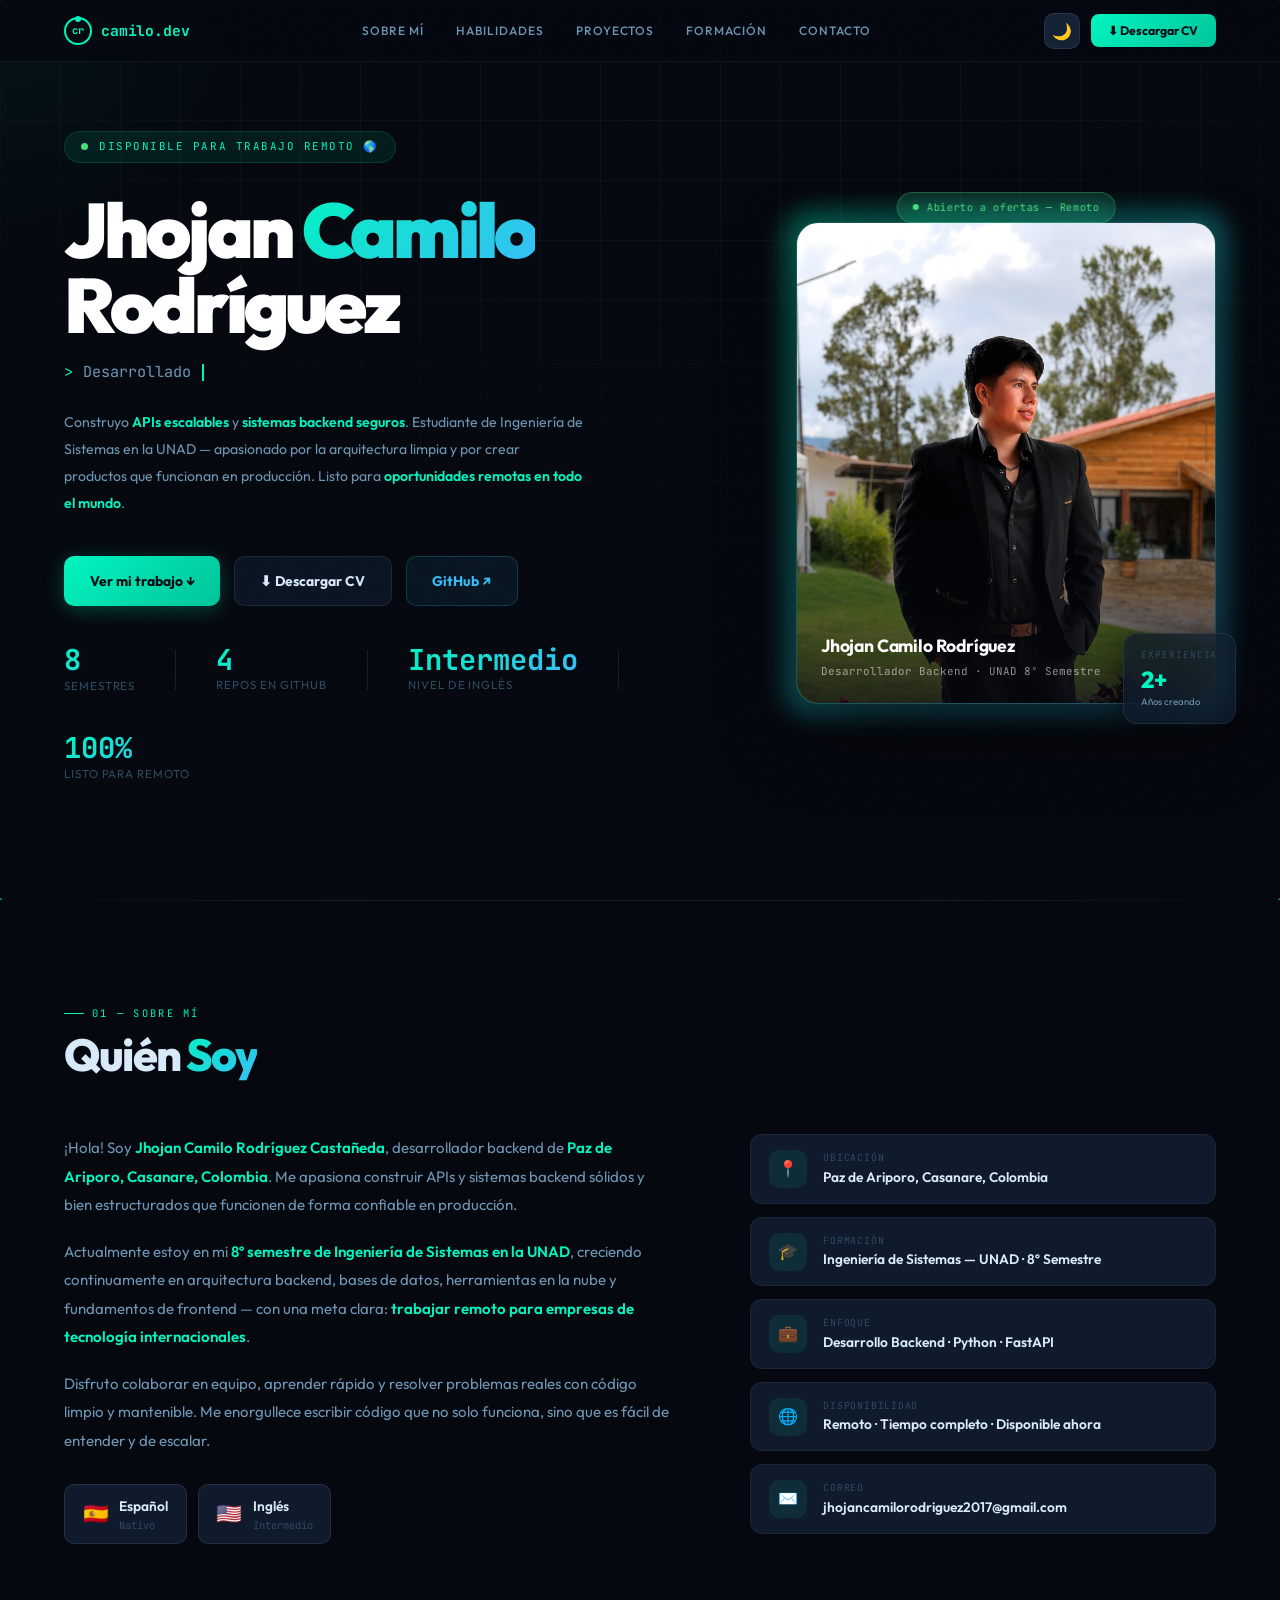
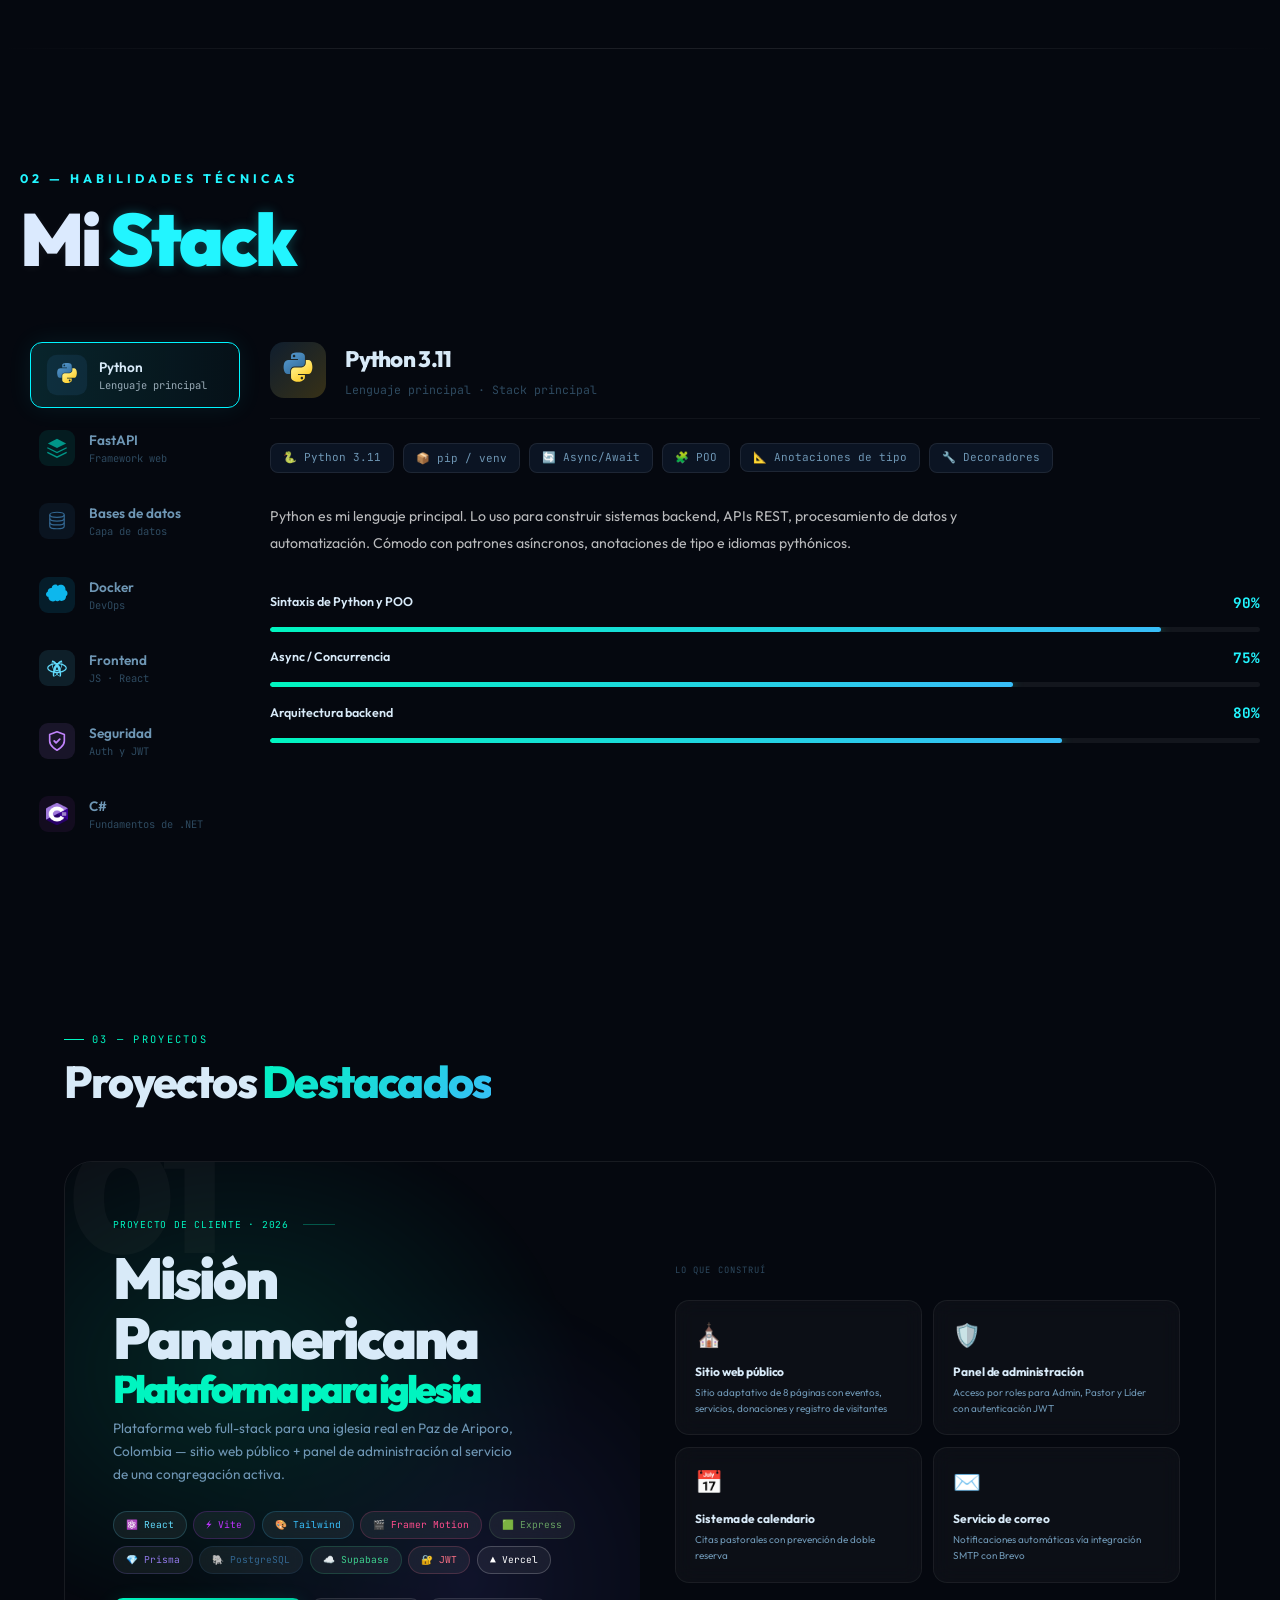
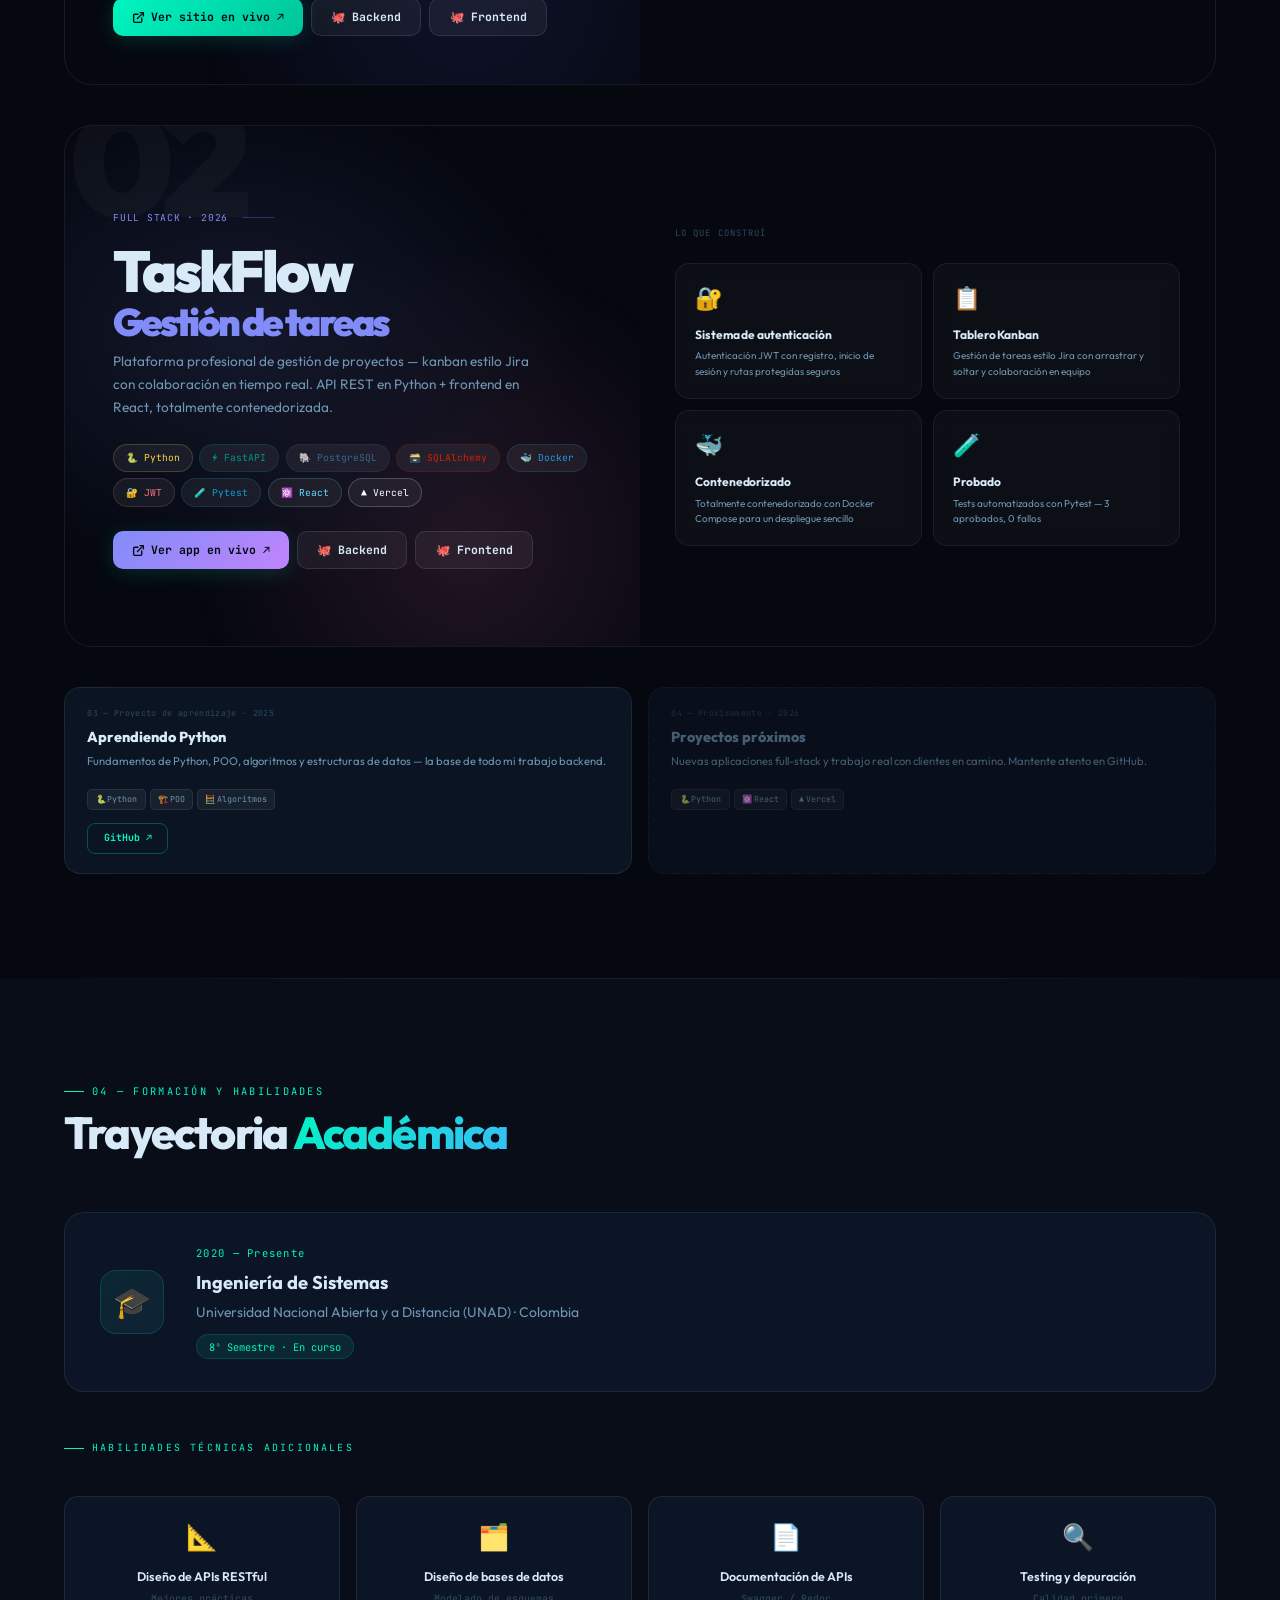
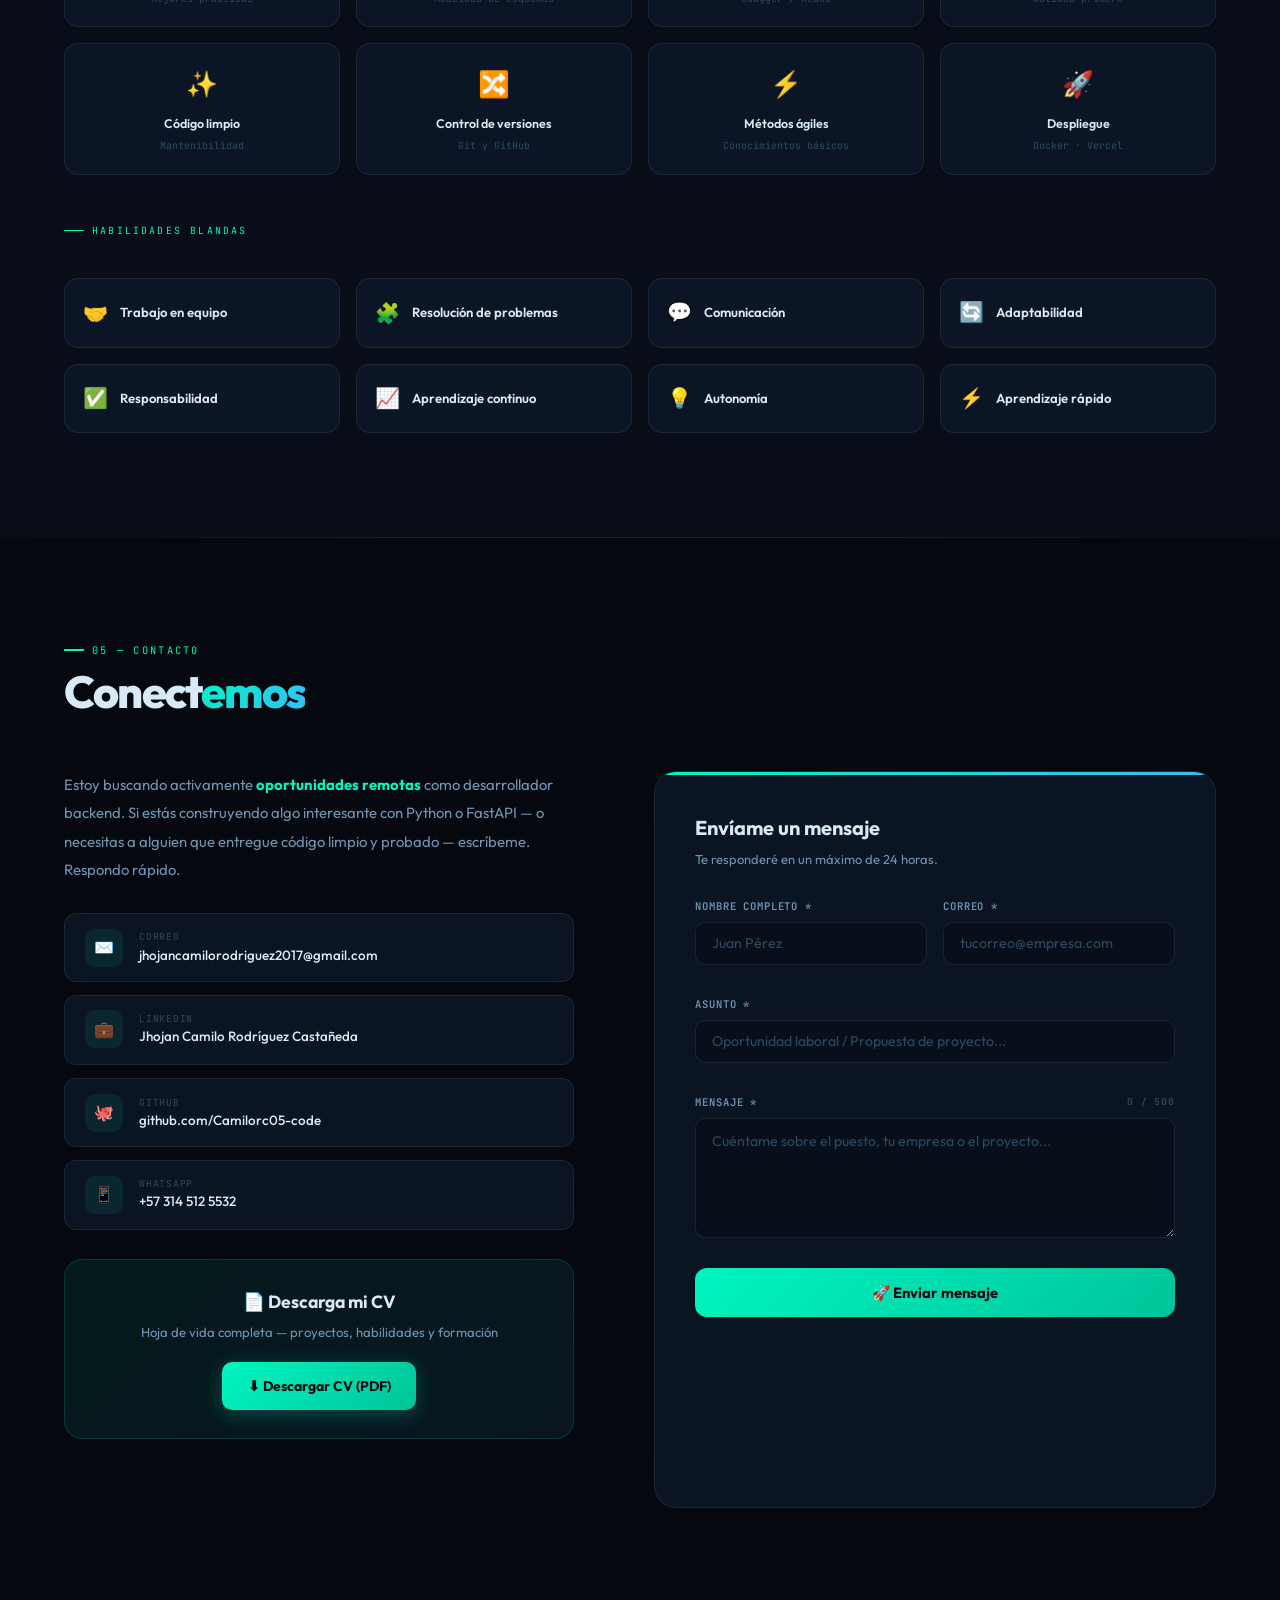
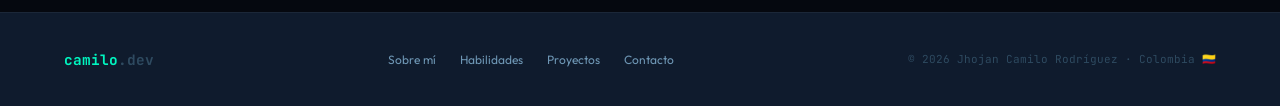
<file: index.html>
<!DOCTYPE html>
<html lang="es" data-theme="dark">
<head>
<meta charset="UTF-8"/>
<meta name="viewport" content="width=device-width,initial-scale=1.0"/>
<meta name="description" content="camilo.dev — Portafolio de Jhojan Camilo Rodríguez, desarrollador backend Python y FastAPI. Proyectos, habilidades y contacto. Disponible para trabajo remoto."/>
<meta name="keywords" content="camilo.dev, camilo dev, Jhojan Camilo Rodríguez, Camilo Rodríguez, desarrollador backend, portafolio, Python, FastAPI, Docker, PostgreSQL, Colombia, trabajo remoto, vercel"/>
<meta name="author" content="Jhojan Camilo Rodríguez Castañeda"/>
<meta name="robots" content="index, follow"/>
<meta name="msvalidate.01" content="3606417CEC91AF54B42C183B4C946EDC"/>
<link rel="canonical" href="https://camilorc-dev.vercel.app/"/>
<title>Camilo.dev — Jhojan Camilo Rodríguez | Desarrollador Backend Python</title>

<!-- Open Graph / Facebook -->
<meta property="og:type" content="website"/>
<meta property="og:locale" content="es_CO"/>
<meta property="og:site_name" content="camilo.dev"/>
<meta property="og:url" content="https://camilorc-dev.vercel.app/"/>
<meta property="og:title" content="Camilo.dev — Jhojan Camilo Rodríguez | Desarrollador Backend Python"/>
<meta property="og:description" content="camilo.dev — Portafolio de Jhojan Camilo Rodríguez, desarrollador backend (Python, FastAPI, Docker). Disponible para trabajo remoto."/>
<meta property="og:image" content="https://camilorc-dev.vercel.app/assets/foto.jpg"/>

<!-- Twitter / X -->
<meta name="twitter:card" content="summary_large_image"/>
<meta name="twitter:title" content="Camilo.dev — Jhojan Camilo Rodríguez | Desarrollador Backend Python"/>
<meta name="twitter:description" content="camilo.dev — Portafolio de Jhojan Camilo Rodríguez, desarrollador backend (Python, FastAPI, Docker). Disponible para trabajo remoto."/>
<meta name="twitter:image" content="https://camilorc-dev.vercel.app/assets/foto.jpg"/>

<script type="application/ld+json">
{
  "@context": "https://schema.org",
  "@type": "WebSite",
  "name": "Camilo.dev",
  "alternateName": "Jhojan Camilo Rodríguez — Portafolio",
  "url": "https://camilorc-dev.vercel.app/",
  "inLanguage": "es"
}
</script>

<!-- Datos estructurados (Schema.org) -->
<script type="application/ld+json">
{
  "@context": "https://schema.org",
  "@type": "Person",
  "name": "Jhojan Camilo Rodríguez Castañeda",
  "alternateName": ["Camilo Rodríguez", "camilo.dev"],
  "jobTitle": "Desarrollador Backend",
  "url": "https://camilorc-dev.vercel.app/",
  "image": "https://camilorc-dev.vercel.app/assets/foto.jpg",
  "email": "mailto:jhojancamilorodriguez2017@gmail.com",
  "address": {
    "@type": "PostalAddress",
    "addressLocality": "Paz de Ariporo",
    "addressRegion": "Casanare",
    "addressCountry": "CO"
  },
  "alumniOf": {
    "@type": "CollegeOrUniversity",
    "name": "Universidad Nacional Abierta y a Distancia (UNAD)"
  },
  "knowsAbout": ["Python", "FastAPI", "Docker", "PostgreSQL", "Desarrollo Backend", "APIs REST"],
  "sameAs": [
    "https://github.com/Camilorc05-code",
    "https://www.linkedin.com/in/jhojan-camilo-rodr%C3%ADguez-casta%C3%B1eda-082a363a0"
  ]
}
</script>

<link rel="preconnect" href="https://fonts.googleapis.com"/>
<link href="https://fonts.googleapis.com/css2?family=Outfit:wght@300;400;500;600;700;800;900&family=JetBrains+Mono:wght@400;500;700&display=swap" rel="stylesheet"/>
<link rel="stylesheet" href="css/style.css" />

</head>
<body>
<canvas id="particles-canvas"></canvas>
<div id="scroll-prog"></div>
<div id="noise-overlay"></div>
<div id="cursor-blob"></div>

<!-- NAV -->
<nav id="nav">
  <div class="nav-logo">
    <div class="logo-ring">cr</div>
    camilo.dev
  </div>
  <div class="nav-links">
    <a href="#about">Sobre mí</a>
    <a href="#skills">Habilidades</a>
    <a href="#projects">Proyectos</a>
    <a href="#education">Formación</a>
    <a href="#contact">Contacto</a>
  </div>
  <div class="nav-right">
    <button id="theme-toggle" title="Cambiar tema">🌙</button>
    <a href="assets/CV.pdf" class="nav-cv btn-shine" id="nav-dl">⬇ Descargar CV</a>
    <button id="hamburger"><span></span><span></span><span></span></button>
  </div>
</nav>
<div id="mob-nav">
  <a href="#about">Sobre mí</a>
  <a href="#skills">Habilidades</a>
  <a href="#projects">Proyectos</a>
  <a href="#education">Formación</a>
  <a href="#contact">Contacto</a>
  <a href="assets/CV.pdf" id="mob-dl">⬇ Descargar CV</a>
</div>

<!-- HERO -->
<section id="hero">
  <div class="grid-bg"></div>
  <div class="hero-inner">
    <div>
      <div class="hero-eyebrow">
        <span class="eyebrow-pulse"></span>
        Disponible para trabajo remoto 🌎
      </div>
      <h1 class="hero-h">
        Jhojan <span class="grad-text">Camilo</span><br/>Rodríguez
      </h1>
      <div class="hero-typed-wrap">
        <span class="typed-prefix">&gt;</span>
        <span id="typed-text"></span>
        <span class="cursor-blink"></span>
      </div>
      <p class="hero-desc">
        Construyo <strong>APIs escalables</strong> y <strong>sistemas backend seguros</strong>. Estudiante de Ingeniería de Sistemas en la UNAD — apasionado por la arquitectura limpia y por crear productos que funcionan en producción. Listo para <strong>oportunidades remotas en todo el mundo</strong>.
      </p>
      <div class="hero-btns">
        <a href="#projects" class="btn btn-primary btn-shine">Ver mi trabajo ↓</a>
        <a href="assets/CV.pdf" class="btn btn-outline btn-shine" id="hero-dl">⬇ Descargar CV</a>
        <a href="https://github.com/Camilorc05-code" target="_blank" class="btn btn-ghost btn-shine">GitHub ↗</a>
      </div>
      <div class="hero-stats">
        <div class="hstat">
          <span class="hstat-num" data-target="8">8</span>
          <span class="hstat-lbl">Semestres</span>
        </div>
        <div class="hstat-sep"></div>
        <div class="hstat">
          <span class="hstat-num" data-target="3">4</span>
          <span class="hstat-lbl">Repos en GitHub</span>
        </div>
        <div class="hstat-sep"></div>
        <div class="hstat">
          <span class="hstat-num">Intermedio</span>
          <span class="hstat-lbl">Nivel de inglés</span>
        </div>
        <div class="hstat-sep"></div>
        <div class="hstat">
          <span class="hstat-num">100%</span>
          <span class="hstat-lbl">Listo para remoto</span>
        </div>
      </div>
    </div>

    <div class="photo-panel">
      <div class="avail-badge">
        <span class="avail-dot"></span>
        Abierto a ofertas — Remoto
      </div>
      <div style="position:relative;margin-top:.75rem">
        <div class="photo-glow-ring"></div>
        <div class="photo-card">
          <img src="assets/foto.jpg" alt="Mi foto" />
          <div class="photo-fade"></div> <!-- ESTE ES EL GRADIENTE -->
          <div class="photo-name-tag">
            <div class="pname">Jhojan Camilo Rodríguez</div>
            <div class="prole">Desarrollador Backend · UNAD 8º Semestre</div>
          </div>
        </div>
        <div class="float-stat float-br">
          <div class="fc-lbl">Experiencia</div>
          <div class="fc-val">2+</div>
          <div class="fc-sub">Años creando</div>
        </div>
      </div>
    </div>
  </div>
</section>

<hr class="fancy"/>
<!-- ABOUT -->
<section class="sec" id="about">
  <div class="si">
    <div class="rv"><div class="eyebrow">01 — Sobre mí</div><h2 class="sec-h">Quién <em>Soy</em></h2></div>
    <div class="about-grid">
      <div class="rvl">
        <p class="ap">¡Hola! Soy <strong>Jhojan Camilo Rodríguez Castañeda</strong>, desarrollador backend de <strong>Paz de Ariporo, Casanare, Colombia</strong>. Me apasiona construir APIs y sistemas backend sólidos y bien estructurados que funcionen de forma confiable en producción.</p>
        <p class="ap">Actualmente estoy en mi <strong>8º semestre de Ingeniería de Sistemas en la UNAD</strong>, creciendo continuamente en arquitectura backend, bases de datos, herramientas en la nube y fundamentos de frontend — con una meta clara: <strong>trabajar remoto para empresas de tecnología internacionales</strong>.</p>
        <p class="ap">Disfruto colaborar en equipo, aprender rápido y resolver problemas reales con código limpio y mantenible. Me enorgullece escribir código que no solo funciona, sino que es fácil de entender y de escalar.</p>
        <div class="lang-row">
          <div class="lpill"><span style="font-size:1.3rem">🇪🇸</span><div><div class="lname">Español</div><div class="llvl">Nativo</div></div></div>
          <div class="lpill"><span style="font-size:1.3rem">🇺🇸</span><div><div class="lname">Inglés</div><div class="llvl">Intermedio</div></div></div>
        </div>
      </div>
      <div class="info-col rvr">
        <div class="irow"><div class="iico">📍</div><div><div class="ilbl">Ubicación</div><div class="ival">Paz de Ariporo, Casanare, Colombia</div></div></div>
        <div class="irow"><div class="iico">🎓</div><div><div class="ilbl">Formación</div><div class="ival">Ingeniería de Sistemas — UNAD · 8º Semestre</div></div></div>
        <div class="irow"><div class="iico">💼</div><div><div class="ilbl">Enfoque</div><div class="ival">Desarrollo Backend · Python · FastAPI</div></div></div>
        <div class="irow"><div class="iico">🌐</div><div><div class="ilbl">Disponibilidad</div><div class="ival">Remoto · Tiempo completo · Disponible ahora</div></div></div>
        <div class="irow"><div class="iico">✉️</div><div><div class="ilbl">Correo</div><div class="ival">jhojancamilorodriguez2017@gmail.com</div></div></div>
      </div>
    </div>
  </div>
</section>
<hr class="fancy"/>

<!-- SKILLS — TAB SYSTEM -->
<section class="S Sa" id="skills">
  <div class="si">
    <div class="rv"><div class="ey">02 — Habilidades técnicas</div><h2 class="sh">Mi <em>Stack</em></h2></div>
    <div class="sk-wrap">
 
      <!-- TABS -->
      <div class="sk-tabs rv">
 
        <button class="sk-tab act" data-sk="0" onclick="switchSk(0)">
          <div class="tl" style="background:rgba(55,118,171,.15)">
            <svg width="22" height="22" viewBox="0 0 128 128"><linearGradient id="pb" x1="70.252" y1="1237.476" x2="170.659" y2="1098.827" gradientUnits="userSpaceOnUse" gradientTransform="matrix(.563 0 0 -.568 -29.215 707.817)"><stop offset="0" stop-color="#5A9FD4"/><stop offset="1" stop-color="#306998"/></linearGradient><linearGradient id="py" x1="209.474" y1="1098.811" x2="173.62" y2="1149.537" gradientUnits="userSpaceOnUse" gradientTransform="matrix(.563 0 0 -.568 -29.215 707.817)"><stop offset="0" stop-color="#FFD43B"/><stop offset="1" stop-color="#FFE873"/></linearGradient><path fill="url(#pb)" d="M63.391 1.988c-4.222.02-8.252.379-11.8 1.007-10.45 1.846-12.346 5.71-12.346 12.837v9.411h24.693v3.137H29.977c-7.176 0-13.46 4.313-15.426 12.521-2.268 9.405-2.368 15.275 0 25.096 1.755 7.311 5.947 12.519 13.124 12.519h8.491V67.234c0-8.151 7.051-15.34 15.426-15.34h24.665c6.866 0 12.346-5.654 12.346-12.548V15.833c0-6.693-5.646-11.72-12.346-12.837-4.244-.706-8.645-1.027-12.866-1.008zM50.037 9.557c2.55 0 4.634 2.117 4.634 4.721 0 2.593-2.083 4.69-4.634 4.69-2.56 0-4.633-2.097-4.633-4.69-.001-2.604 2.073-4.721 4.633-4.721z"/><path fill="url(#py)" d="M91.682 28.38v10.966c0 8.5-7.208 15.655-15.426 15.655H51.591c-6.756 0-12.346 5.783-12.346 12.549v23.515c0 6.691 5.818 10.628 12.346 12.547 7.816 2.297 15.312 2.713 24.665 0 6.216-1.801 12.346-5.423 12.346-12.547v-9.412H63.938v-3.138h37.012c7.176 0 9.852-5.005 12.348-12.519 2.578-7.735 2.467-15.174 0-25.096-1.774-7.145-5.161-12.521-12.348-12.521h-9.268zM77.809 87.927c2.561 0 4.634 2.097 4.634 4.692 0 2.602-2.074 4.719-4.634 4.719-2.55 0-4.633-2.117-4.633-4.719 0-2.595 2.083-4.692 4.633-4.692z"/></svg>
          </div>
          <div class="sk-tab-txt"><span class="tt">Python</span><span class="ts">Lenguaje principal</span></div>
        </button>
 
        <button class="sk-tab" data-sk="1" onclick="switchSk(1)">
          <div class="tl" style="background:rgba(0,150,136,.14)">
            <svg width="22" height="22" viewBox="0 0 24 24" fill="none"><path d="M12 2L2 7l10 5 10-5-10-5z" fill="#009688"/><path d="M2 17l10 5 10-5" stroke="#009688" stroke-width="1.5" stroke-linecap="round"/><path d="M2 12l10 5 10-5" stroke="#009688" stroke-width="1.5" stroke-linecap="round"/></svg>
          </div>
          <div class="sk-tab-txt"><span class="tt">FastAPI</span><span class="ts">Framework web</span></div>
        </button>
 
        <button class="sk-tab" data-sk="2" onclick="switchSk(2)">
          <div class="tl" style="background:rgba(51,103,145,.13)">
            <svg width="22" height="22" viewBox="0 0 128 128"><ellipse cx="64" cy="28" rx="42" ry="15" fill="none" stroke="#336791" stroke-width="7"/><path d="M22 28v22c0 8.3 18.8 15 42 15s42-6.7 42-15V28" fill="none" stroke="#336791" stroke-width="7"/><path d="M22 50v22c0 8.3 18.8 15 42 15s42-6.7 42-15V50" fill="none" stroke="#336791" stroke-width="7"/><path d="M22 72v22c0 8.3 18.8 15 42 15s42-6.7 42-15V72" fill="none" stroke="#336791" stroke-width="7"/></svg>
          </div>
          <div class="sk-tab-txt"><span class="tt">Bases de datos</span><span class="ts">Capa de datos</span></div>
        </button>
 
        <button class="sk-tab" data-sk="3" onclick="switchSk(3)">
          <div class="tl" style="background:rgba(13,183,237,.12)">
            <svg width="22" height="22" viewBox="0 0 128 128"><path fill="#0db7ed" d="M124.8 52.1c0-7.4-5.1-13.5-12-15.1.5-1.9.7-3.9.7-5.9 0-14.9-12.1-27-27-27-7.1 0-13.6 2.7-18.4 7.2C65.6 5.7 60.4 3 54.6 3 43.2 3 33.9 11.7 33 22.8c-1-.1-2-.2-3-.2-11 0-19.9 8.9-19.9 19.9 0 .7.04 1.4.1 2.1C4.4 46.6 0 52.3 0 59c0 8 5.9 14.6 13.7 15.7 0 .4-.04.8-.04 1.2 0 14.3 11.6 25.9 25.9 25.9 5.9 0 11.3-2 15.6-5.2C57.4 99.9 60.8 101 64.4 101c5.9 0 11.2-2.5 14.8-6.5C82.2 97.2 86.3 98.7 90.7 98.7c14.3 0 25.9-11.6 25.9-25.9 0-1-.1-2-.2-3 4.9-2.5 8.4-7.7 8.4-13.7z"/></svg>
          </div>
          <div class="sk-tab-txt"><span class="tt">Docker</span><span class="ts">DevOps</span></div>
        </button>
 
        <button class="sk-tab" data-sk="4" onclick="switchSk(4)">
          <div class="tl" style="background:rgba(97,218,251,.11)">
            <svg width="22" height="22" viewBox="0 0 128 128"><path fill="#61DAFB" d="M64 45.5c-10.2 0-18.5 8.3-18.5 18.5S53.8 82.5 64 82.5 82.5 74.2 82.5 64 74.2 45.5 64 45.5zm0 30c-6.4 0-11.5-5.1-11.5-11.5S57.6 52.5 64 52.5 75.5 57.6 75.5 64 70.4 75.5 64 75.5z"/><path fill="#61DAFB" d="M64 35c-31.7 0-57 13-57 29s25.3 29 57 29 57-13 57-29-25.3-29-57-29zm0 51c-27.1 0-50-11.2-50-22s22.9-22 50-22 50 11.2 50 22-22.9 22-50 22z"/><path fill="#61DAFB" d="M35.5 22c-2.9 5-4.5 31.4 10.4 57.5S83.5 118 86.4 113s4.5-31.4-10.4-57.5S38.4 17 35.5 22zm45.5 87.5c-1.4 2.5-14.1-4.4-28.3-27.5S35.5 34 36.9 31.5c1.4-2.5 14.1 4.4 28.3 27.5s17.2 48 13.8 50.5z"/><path fill="#61DAFB" d="M92.5 22c2.9 5 4.5 31.4-10.4 57.5S44.5 118 41.6 113s-4.5-31.4 10.4-57.5S89.6 17 92.5 22zm-45.5 87.5c1.4 2.5 14.1-4.4 28.3-27.5S92.5 34 91.1 31.5c-1.4-2.5-14.1 4.4-28.3 27.5s-17.2 48-13.8 50.5z"/></svg>
          </div>
          <div class="sk-tab-txt"><span class="tt">Frontend</span><span class="ts">JS · React</span></div>
        </button>
 
        <button class="sk-tab" data-sk="5" onclick="switchSk(5)">
          <div class="tl" style="background:rgba(192,132,252,.11)">
            <svg width="22" height="22" viewBox="0 0 24 24" fill="none" stroke="#c084fc" stroke-width="1.8" stroke-linecap="round" stroke-linejoin="round"><path d="M12 22s8-4 8-10V5l-8-3-8 3v7c0 6 8 10 8 10z"/><polyline points="9,12 11,14 15,10" stroke="#c084fc" stroke-width="2"/></svg>
          </div>
          <div class="sk-tab-txt"><span class="tt">Seguridad</span><span class="ts">Auth y JWT</span></div>
        </button>
 
      
        <button class="sk-tab" data-sk="6" onclick="switchSk(6)">
          <div class="tl" style="background:rgba(104,33,122,.15)">
            <img src="assets/C.png" alt="Logo de C#" width="22" height="22">
          </div>
          <div class="sk-tab-txt"><span class="tt">C#</span><span class="ts">Fundamentos de .NET</span></div>
        </button>
      </div><!-- /sk-tabs -->
 
      <!-- PANELS -->
      <div class="sk-panel">
 
        <!-- 0 Python -->
        <div class="sk-pane act" id="sk-0">
          <div class="sk-pane-head">
            <div class="sk-logo-big" style="background:linear-gradient(135deg,rgba(55,118,171,.2),rgba(255,212,51,.2))">
              <svg width="36" height="36" viewBox="0 0 128 128"><linearGradient id="pb2" x1="70.252" y1="1237.476" x2="170.659" y2="1098.827" gradientUnits="userSpaceOnUse" gradientTransform="matrix(.563 0 0 -.568 -29.215 707.817)"><stop offset="0" stop-color="#5A9FD4"/><stop offset="1" stop-color="#306998"/></linearGradient><linearGradient id="py2" x1="209.474" y1="1098.811" x2="173.62" y2="1149.537" gradientUnits="userSpaceOnUse" gradientTransform="matrix(.563 0 0 -.568 -29.215 707.817)"><stop offset="0" stop-color="#FFD43B"/><stop offset="1" stop-color="#FFE873"/></linearGradient><path fill="url(#pb2)" d="M63.391 1.988c-4.222.02-8.252.379-11.8 1.007-10.45 1.846-12.346 5.71-12.346 12.837v9.411h24.693v3.137H29.977c-7.176 0-13.46 4.313-15.426 12.521-2.268 9.405-2.368 15.275 0 25.096 1.755 7.311 5.947 12.519 13.124 12.519h8.491V67.234c0-8.151 7.051-15.34 15.426-15.34h24.665c6.866 0 12.346-5.654 12.346-12.548V15.833c0-6.693-5.646-11.72-12.346-12.837-4.244-.706-8.645-1.027-12.866-1.008zM50.037 9.557c2.55 0 4.634 2.117 4.634 4.721 0 2.593-2.083 4.69-4.634 4.69-2.56 0-4.633-2.097-4.633-4.69-.001-2.604 2.073-4.721 4.633-4.721z"/><path fill="url(#py2)" d="M91.682 28.38v10.966c0 8.5-7.208 15.655-15.426 15.655H51.591c-6.756 0-12.346 5.783-12.346 12.549v23.515c0 6.691 5.818 10.628 12.346 12.547 7.816 2.297 15.312 2.713 24.665 0 6.216-1.801 12.346-5.423 12.346-12.547v-9.412H63.938v-3.138h37.012c7.176 0 9.852-5.005 12.348-12.519 2.578-7.735 2.467-15.174 0-25.096-1.774-7.145-5.161-12.521-12.348-12.521h-9.268zM77.809 87.927c2.561 0 4.634 2.097 4.634 4.692 0 2.602-2.074 4.719-4.634 4.719-2.55 0-4.633-2.117-4.633-4.719 0-2.595 2.083-4.692 4.633-4.692z"/></svg>
            </div>
            <div><div class="sk-p-name">Python 3.11</div><div class="sk-p-sub">Lenguaje principal · Stack principal</div></div>
          </div>
          <div class="sk-techs">
            <span class="skt"><span>🐍</span>Python 3.11</span><span class="skt"><span>📦</span>pip / venv</span><span class="skt"><span>🔄</span>Async/Await</span><span class="skt"><span>🧩</span>POO</span><span class="skt"><span>📐</span>Anotaciones de tipo</span><span class="skt"><span>🔧</span>Decoradores</span>
          </div>
          <p class="sk-desc">Python es mi lenguaje principal. Lo uso para construir sistemas backend, APIs REST, procesamiento de datos y automatización. Cómodo con patrones asíncronos, anotaciones de tipo e idiomas pythónicos.</p>
          <div class="sk-bars">
            <div class="sk-bar"><div class="sk-bar-top"><span class="sk-bar-name">Sintaxis de Python y POO</span><span class="sk-bar-pct">90%</span></div><div class="sk-bar-track"><div class="sk-bar-fill" style="--w:.9"></div></div></div>
            <div class="sk-bar"><div class="sk-bar-top"><span class="sk-bar-name">Async / Concurrencia</span><span class="sk-bar-pct">75%</span></div><div class="sk-bar-track"><div class="sk-bar-fill" style="--w:.75"></div></div></div>
            <div class="sk-bar"><div class="sk-bar-top"><span class="sk-bar-name">Arquitectura backend</span><span class="sk-bar-pct">80%</span></div><div class="sk-bar-track"><div class="sk-bar-fill" style="--w:.80"></div></div></div>
          </div>
        </div>
 
        <!-- 1 FastAPI -->
        <div class="sk-pane" id="sk-1">
          <div class="sk-pane-head">
            <div class="sk-logo-big" style="background:rgba(0,150,136,.15)">
              <svg width="36" height="36" viewBox="0 0 24 24"><path d="M12 2L2 7l10 5 10-5-10-5z" fill="#009688"/><path d="M2 17l10 5 10-5M2 12l10 5 10-5" stroke="#009688" stroke-width="1.8" stroke-linecap="round" fill="none"/></svg>
            </div>
            <div><div class="sk-p-name">FastAPI</div><div class="sk-p-sub">Framework web moderno de Python</div></div>
          </div>
          <div class="sk-techs">
            <span class="skt"><span>⚡</span>FastAPI</span><span class="skt"><span>🔑</span>Auth JWT</span><span class="skt"><span>📄</span>Swagger/OpenAPI</span><span class="skt"><span>🔒</span>Passlib/bcrypt</span><span class="skt"><span>🗃️</span>SQLAlchemy ORM</span><span class="skt"><span>📦</span>Alembic</span><span class="skt"><span>🧪</span>Pytest</span><span class="skt"><span>📮</span>Pydantic</span>
          </div>
          <p class="sk-desc">Uso FastAPI para construir APIs REST de alto rendimiento con documentación automática, validación de tipos mediante Pydantic y soporte asíncrono. He implementado flujos de autenticación completos, endpoints CRUD y middleware desde cero.</p>
          <div class="sk-bars">
            <div class="sk-bar"><div class="sk-bar-top"><span class="sk-bar-name">Diseño de APIs REST</span><span class="sk-bar-pct">88%</span></div><div class="sk-bar-track"><div class="sk-bar-fill" style="--w:.88"></div></div></div>
            <div class="sk-bar"><div class="sk-bar-top"><span class="sk-bar-name">Flujos de autenticación (JWT)</span><span class="sk-bar-pct">85%</span></div><div class="sk-bar-track"><div class="sk-bar-fill" style="--w:.85"></div></div></div>
            <div class="sk-bar"><div class="sk-bar-top"><span class="sk-bar-name">Pydantic y validación</span><span class="sk-bar-pct">80%</span></div><div class="sk-bar-track"><div class="sk-bar-fill" style="--w:.80"></div></div></div>
          </div>
        </div>
 
        <!-- 2 Databases -->
        <div class="sk-pane" id="sk-2">
          <div class="sk-pane-head">
            <div class="sk-logo-big" style="background:rgba(51,103,145,.15)">
              <svg width="36" height="36" viewBox="0 0 128 128"><ellipse cx="64" cy="28" rx="42" ry="15" fill="none" stroke="#336791" stroke-width="7"/><path d="M22 28v22c0 8.3 18.8 15 42 15s42-6.7 42-15V28M22 50v22c0 8.3 18.8 15 42 15s42-6.7 42-15V50M22 72v22c0 8.3 18.8 15 42 15s42-6.7 42-15V72" fill="none" stroke="#336791" stroke-width="7"/></svg>
            </div>
            <div><div class="sk-p-name">Bases de datos</div><div class="sk-p-sub">PostgreSQL · MongoDB · ORM</div></div>
          </div>
          <div class="sk-techs">
            <span class="skt"><span>🐘</span>PostgreSQL</span><span class="skt"><span>🍃</span>MongoDB</span><span class="skt"><span>🗺️</span>SQLAlchemy</span><span class="skt"><span>📐</span>Alembic</span><span class="skt"><span>🔍</span>Opt. de consultas</span><span class="skt"><span>🔗</span>Relaciones</span>
          </div>
          <p class="sk-desc">Trabajo con bases de datos relacionales (PostgreSQL) y NoSQL (MongoDB). Uso el ORM SQLAlchemy para la definición de modelos, Alembic para migraciones y escribo consultas optimizadas para su uso en producción.</p>
          <div class="sk-bars">
            <div class="sk-bar"><div class="sk-bar-top"><span class="sk-bar-name">PostgreSQL</span><span class="sk-bar-pct">82%</span></div><div class="sk-bar-track"><div class="sk-bar-fill" style="--w:.82"></div></div></div>
            <div class="sk-bar"><div class="sk-bar-top"><span class="sk-bar-name">SQLAlchemy ORM</span><span class="sk-bar-pct">80%</span></div><div class="sk-bar-track"><div class="sk-bar-fill" style="--w:.80"></div></div></div>
            <div class="sk-bar"><div class="sk-bar-top"><span class="sk-bar-name">MongoDB</span><span class="sk-bar-pct">65%</span></div><div class="sk-bar-track"><div class="sk-bar-fill" style="--w:.65"></div></div></div>
          </div>
        </div>
 
        <!-- 3 Docker -->
        <div class="sk-pane" id="sk-3">
          <div class="sk-pane-head">
            <div class="sk-logo-big" style="background:rgba(13,183,237,.12)">
              <svg width="36" height="36" viewBox="0 0 128 128"><path fill="#0db7ed" d="M124.8 52.1c0-7.4-5.1-13.5-12-15.1.5-1.9.7-3.9.7-5.9 0-14.9-12.1-27-27-27-7.1 0-13.6 2.7-18.4 7.2C65.6 5.7 60.4 3 54.6 3 43.2 3 33.9 11.7 33 22.8c-1-.1-2-.2-3-.2-11 0-19.9 8.9-19.9 19.9 0 .7.04 1.4.1 2.1C4.4 46.6 0 52.3 0 59c0 8 5.9 14.6 13.7 15.7 0 .4-.04.8-.04 1.2 0 14.3 11.6 25.9 25.9 25.9 5.9 0 11.3-2 15.6-5.2C57.4 99.9 60.8 101 64.4 101c5.9 0 11.2-2.5 14.8-6.5C82.2 97.2 86.3 98.7 90.7 98.7c14.3 0 25.9-11.6 25.9-25.9 0-1-.1-2-.2-3 4.9-2.5 8.4-7.7 8.4-13.7z"/></svg>
            </div>
            <div><div class="sk-p-name">Docker y DevOps</div><div class="sk-p-sub">Contenedores y herramientas</div></div>
          </div>
          <div class="sk-techs">
            <span class="skt"><span>🐳</span>Docker</span><span class="skt"><span>📦</span>Docker Compose</span><span class="skt"><span>🔀</span>Git</span><span class="skt"><span>🐙</span>GitHub</span><span class="skt"><span>📮</span>Postman</span><span class="skt"><span>💻</span>VS Code</span>
          </div>
          <p class="sk-desc">Contenedorizo aplicaciones con Docker y Docker Compose para tener entornos consistentes entre desarrollo y producción. Gestiono el código fuente con Git/GitHub y pruebo APIs con Postman.</p>
          <div class="sk-bars">
            <div class="sk-bar"><div class="sk-bar-top"><span class="sk-bar-name">Docker y Compose</span><span class="sk-bar-pct">78%</span></div><div class="sk-bar-track"><div class="sk-bar-fill" style="--w:.78"></div></div></div>
            <div class="sk-bar"><div class="sk-bar-top"><span class="sk-bar-name">Git / GitHub</span><span class="sk-bar-pct">85%</span></div><div class="sk-bar-track"><div class="sk-bar-fill" style="--w:.85"></div></div></div>
            <div class="sk-bar"><div class="sk-bar-top"><span class="sk-bar-name">Testing de APIs</span><span class="sk-bar-pct">80%</span></div><div class="sk-bar-track"><div class="sk-bar-fill" style="--w:.80"></div></div></div>
          </div>
        </div>
 
        <!-- 4 Frontend -->
        <div class="sk-pane" id="sk-4">
          <div class="sk-pane-head">
            <div class="sk-logo-big" style="background:rgba(97,218,251,.11)">
              <svg width="36" height="36" viewBox="0 0 128 128"><path fill="#61DAFB" d="M64 45.5c-10.2 0-18.5 8.3-18.5 18.5S53.8 82.5 64 82.5 82.5 74.2 82.5 64 74.2 45.5 64 45.5zm0 30c-6.4 0-11.5-5.1-11.5-11.5S57.6 52.5 64 52.5 75.5 57.6 75.5 64 70.4 75.5 64 75.5z"/><path fill="#61DAFB" d="M64 35c-31.7 0-57 13-57 29s25.3 29 57 29 57-13 57-29-25.3-29-57-29zm0 51c-27.1 0-50-11.2-50-22s22.9-22 50-22 50 11.2 50 22-22.9 22-50 22z"/><path fill="#61DAFB" d="M35.5 22c-2.9 5-4.5 31.4 10.4 57.5S83.5 118 86.4 113s4.5-31.4-10.4-57.5S38.4 17 35.5 22zm45.5 87.5c-1.4 2.5-14.1-4.4-28.3-27.5S35.5 34 36.9 31.5c1.4-2.5 14.1 4.4 28.3 27.5s17.2 48 13.8 50.5z"/><path fill="#61DAFB" d="M92.5 22c2.9 5 4.5 31.4-10.4 57.5S44.5 118 41.6 113s-4.5-31.4 10.4-57.5S89.6 17 92.5 22zm-45.5 87.5c1.4 2.5 14.1-4.4 28.3-27.5S92.5 34 91.1 31.5c-1.4-2.5-14.1 4.4-28.3 27.5s-17.2 48-13.8 50.5z"/></svg>
            </div>
            <div><div class="sk-p-name">Fundamentos de Frontend</div><div class="sk-p-sub">JS · React · Adaptativo</div></div>
          </div>
          <div class="sk-techs">
            <span class="skt"><span>🌐</span>HTML5</span><span class="skt"><span>🎨</span>CSS3</span><span class="skt"><span>⚡</span>JavaScript</span><span class="skt"><span>⚛️</span>React</span><span class="skt"><span>📱</span>Diseño adaptativo</span><span class="skt"><span>🔗</span>Integración de APIs</span><span class="skt"><span>▲</span>Vercel</span>
          </div>
          <p class="sk-desc">Tengo fundamentos sólidos de frontend para construir y desplegar proyectos full-stack. Integro clientes frontend con APIs backend, despliego en Vercel e implemento diseños adaptativos.</p>
          <div class="sk-bars">
            <div class="sk-bar"><div class="sk-bar-top"><span class="sk-bar-name">HTML5 / CSS3</span><span class="sk-bar-pct">80%</span></div><div class="sk-bar-track"><div class="sk-bar-fill" style="--w:.80"></div></div></div>
            <div class="sk-bar"><div class="sk-bar-top"><span class="sk-bar-name">JavaScript</span><span class="sk-bar-pct">80%</span></div><div class="sk-bar-track"><div class="sk-bar-fill" style="--w:.80"></div></div></div>
            <div class="sk-bar"><div class="sk-bar-top"><span class="sk-bar-name">React</span><span class="sk-bar-pct">60%</span></div><div class="sk-bar-track"><div class="sk-bar-fill" style="--w:.60"></div></div></div>
          </div>
        </div>
 
        <!-- 5 Security -->
        <div class="sk-pane" id="sk-5">
          <div class="sk-pane-head">
            <div class="sk-logo-big" style="background:rgba(192,132,252,.12)">
              <svg width="36" height="36" viewBox="0 0 24 24" fill="none" stroke="#c084fc" stroke-width="1.7" stroke-linecap="round" stroke-linejoin="round"><path d="M12 22s8-4 8-10V5l-8-3-8 3v7c0 6 8 10 8 10z"/><polyline points="9,12 11,14 15,10" stroke="#c084fc" stroke-width="2"/></svg>
            </div>
            <div><div class="sk-p-name">Seguridad y Arquitectura</div><div class="sk-p-sub">Auth · Código limpio · Patrones</div></div>
          </div>
          <div class="sk-techs">
            <span class="skt"><span>🔐</span>Tokens JWT</span><span class="skt"><span>🔑</span>bcrypt/Passlib</span><span class="skt"><span>🛡️</span>Rutas protegidas</span><span class="skt"><span>🏗️</span>Diseño RESTful</span><span class="skt"><span>✨</span>Código limpio</span><span class="skt"><span>🔄</span>Fundamentos ágiles</span>
          </div>
          <p class="sk-desc">Implemento patrones seguros de autenticación y autorización — contraseñas con hash, tokens de acceso JWT, rutas protegidas y middleware. Escribo código limpio y bien estructurado siguiendo principios de diseño RESTful.</p>
          <div class="sk-bars">
            <div class="sk-bar"><div class="sk-bar-top"><span class="sk-bar-name">Diseño JWT / Auth</span><span class="sk-bar-pct">85%</span></div><div class="sk-bar-track"><div class="sk-bar-fill" style="--w:.85"></div></div></div>
            <div class="sk-bar"><div class="sk-bar-top"><span class="sk-bar-name">Diseño de APIs RESTful</span><span class="sk-bar-pct">87%</span></div><div class="sk-bar-track"><div class="sk-bar-fill" style="--w:.87"></div></div></div>
            <div class="sk-bar"><div class="sk-bar-top"><span class="sk-bar-name">Principios de código limpio</span><span class="sk-bar-pct">80%</span></div><div class="sk-bar-track"><div class="sk-bar-fill" style="--w:.80"></div></div></div>
          </div>
        </div>
 
      
        <!-- 6 C# -->
<div class="sk-pane" id="sk-6">
  <div class="sk-pane-head">
    <div class="sk-logo-big" style="background:rgba(104,33,122,.15)">
      <!-- Logo C# como imagen -->
      <img src="assets/C.png" alt="Logo de C#" width="36" height="36">
    </div>
    <div>
      <div class="sk-p-name">C# · .NET</div>
      <div class="sk-p-sub">Orientado a objetos · Ecosistema Microsoft</div>
    </div>
  </div>
  <div class="sk-techs">
    <span class="skt"><span>🔷</span>Fundamentos de C#</span>
    <span class="skt"><span>🏗️</span>Principios de POO</span>
    <span class="skt"><span>📦</span>.NET Framework</span>
    <span class="skt"><span>🔄</span>LINQ</span>
    <span class="skt"><span>⚡</span>Async / Await</span>
    <span class="skt"><span>🧪</span>Tests unitarios</span>
  </div>
  <p class="sk-desc">
    Tengo conocimientos sólidos en C# y programación orientada a objetos con el ecosistema .NET.
    Entiendo conceptos clave como clases, interfaces, genéricos, LINQ y patrones asíncronos —
    complementando mi experiencia en backend con Python con versatilidad entre lenguajes.
  </p>
  <div class="sk-bars">
    <div class="sk-bar">
      <div class="sk-bar-top">
        <span class="sk-bar-name">Sintaxis de C# y POO</span>
        <span class="sk-bar-pct">55%</span>
      </div>
      <div class="sk-bar-track">
        <div class="sk-bar-fill" style="--w:.55"></div>
      </div>
    </div>
    <div class="sk-bar">
      <div class="sk-bar-top">
        <span class="sk-bar-name">Fundamentos de .NET</span>
        <span class="sk-bar-pct">50%</span>
      </div>
      <div class="sk-bar-track">
        <div class="sk-bar-fill" style="--w:.50"></div>
      </div>
    </div>
    <div class="sk-bar">
      <div class="sk-bar-top">
        <span class="sk-bar-name">LINQ y patrones async</span>
        <span class="sk-bar-pct">45%</span>
      </div>
      <div class="sk-bar-track">
        <div class="sk-bar-fill" style="--w:.45"></div>
      </div>
    </div>
  </div>
</div>
</section> <!-- skills -->

<!-- ================================================ -->


<!-- PROJECTS -->
<section class="sec" id="projects">
  <div class="si">
    <div class="rv"><div class="eyebrow">03 — Proyectos</div><h2 class="sec-h">Proyectos <em>Destacados</em></h2></div>

    <!-- ═══════════════ PROYECTO 1: Misión Panamericana ═══════════════ -->
    <article class="hero-proj rv">
      <div class="hero-vis"><div class="spotlight"></div>
        <span class="hero-num">01</span>
        <div class="hero-vis-content">
          <div class="hero-type">Proyecto de cliente · 2026</div>
          <h3 class="hero-name">Misión Panamericana<em>Plataforma para iglesia</em></h3>
          <p class="hero-subtitle">Plataforma web full-stack para una iglesia real en Paz de Ariporo, Colombia — sitio web público + panel de administración al servicio de una congregación activa.</p>
          <div class="hero-badges">
            <span class="hero-badge" data-tech="react">⚛️ React</span>
            <span class="hero-badge" data-tech="vite">⚡ Vite</span>
            <span class="hero-badge" data-tech="tailwind">🎨 Tailwind</span>
            <span class="hero-badge" data-tech="framer">🎬 Framer Motion</span>
            <span class="hero-badge" data-tech="express">🟩 Express</span>
            <span class="hero-badge" data-tech="prisma">💎 Prisma</span>
            <span class="hero-badge" data-tech="postgres">🐘 PostgreSQL</span>
            <span class="hero-badge" data-tech="supabase">☁️ Supabase</span>
            <span class="hero-badge" data-tech="jwt">🔐 JWT</span>
            <span class="hero-badge" data-tech="vercel">▲ Vercel</span>
          </div>
          <div class="hero-cta">
            <a href="https://misionpanamericana.vercel.app/" target="_blank" class="cta-pri">
              <svg width="13" height="13" viewBox="0 0 24 24" fill="none" stroke="currentColor" stroke-width="2.5" stroke-linecap="round" stroke-linejoin="round"><path d="M18 13v6a2 2 0 0 1-2 2H5a2 2 0 0 1-2-2V8a2 2 0 0 1 2-2h6"/><polyline points="15,3 21,3 21,9"/><line x1="10" y1="14" x2="21" y2="3"/></svg>
              Ver sitio en vivo ↗
            </a>
            <a href="https://github.com/Camilorc05-code/BACKEND-IGLESIA" target="_blank" class="cta-sec">🐙 Backend</a>
            <a href="https://github.com/Camilorc05-code/FRONTEND-IGLESIA" target="_blank" class="cta-sec">🐙 Frontend</a>
          </div>
        </div>
      </div>
      <div class="hero-data">
        <div class="hd-label">Lo que construí</div>
        <div class="hd-cards">
          <div class="hd-card">
            <div class="hd-card-icon">⛪</div>
            <div class="hd-card-title">Sitio web público</div>
            <div class="hd-card-desc">Sitio adaptativo de 8 páginas con eventos, servicios, donaciones y registro de visitantes</div>
          </div>
          <div class="hd-card">
            <div class="hd-card-icon">🛡️</div>
            <div class="hd-card-title">Panel de administración</div>
            <div class="hd-card-desc">Acceso por roles para Admin, Pastor y Líder con autenticación JWT</div>
          </div>
          <div class="hd-card">
            <div class="hd-card-icon">📅</div>
            <div class="hd-card-title">Sistema de calendario</div>
            <div class="hd-card-desc">Citas pastorales con prevención de doble reserva</div>
          </div>
          <div class="hd-card">
            <div class="hd-card-icon">✉️</div>
            <div class="hd-card-title">Servicio de correo</div>
            <div class="hd-card-desc">Notificaciones automáticas vía integración SMTP con Brevo</div>
          </div>
        </div>
      </div>
    </article>

    <!-- ═══════════════ PROYECTO 2: TaskFlow ═══════════════ -->
    <article class="hero-proj rv" style="--acc:#818cf8;--acc2:#c084fc;--acc3:#f472b6">
      <div class="hero-vis"><div class="spotlight"></div>
        <span class="hero-num">02</span>
        <div class="hero-vis-content">
          <div class="hero-type">Full Stack · 2026</div>
          <h3 class="hero-name">TaskFlow<em>Gestión de tareas</em></h3>
          <p class="hero-subtitle">Plataforma profesional de gestión de proyectos — kanban estilo Jira con colaboración en tiempo real. API REST en Python + frontend en React, totalmente contenedorizada.</p>
          <div class="hero-badges">
            <span class="hero-badge" data-tech="python">🐍 Python</span>
            <span class="hero-badge" data-tech="fastapi">⚡ FastAPI</span>
            <span class="hero-badge" data-tech="postgres">🐘 PostgreSQL</span>
            <span class="hero-badge" data-tech="sqlalchemy">🗃️ SQLAlchemy</span>
            <span class="hero-badge" data-tech="docker">🐳 Docker</span>
            <span class="hero-badge" data-tech="jwt">🔐 JWT</span>
            <span class="hero-badge" data-tech="pytest">🧪 Pytest</span>
            <span class="hero-badge" data-tech="react">⚛️ React</span>
            <span class="hero-badge" data-tech="vercel">▲ Vercel</span>
          </div>
          <div class="hero-cta">
            <a href="https://taskflow-frontend-taupe.vercel.app/" target="_blank" class="cta-pri">
              <svg width="13" height="13" viewBox="0 0 24 24" fill="none" stroke="currentColor" stroke-width="2.5" stroke-linecap="round" stroke-linejoin="round"><path d="M18 13v6a2 2 0 0 1-2 2H5a2 2 0 0 1-2-2V8a2 2 0 0 1 2-2h6"/><polyline points="15,3 21,3 21,9"/><line x1="10" y1="14" x2="21" y2="3"/></svg>
              Ver app en vivo ↗
            </a>
            <a href="https://github.com/Camilorc05-code/TASKFLOW_BACKEND" target="_blank" class="cta-sec">🐙 Backend</a>
            <a href="https://github.com/Camilorc05-code/TASKFLOW_FRONTEND" target="_blank" class="cta-sec">🐙 Frontend</a>
          </div>
        </div>
      </div>
      <div class="hero-data">
        <div class="hd-label">Lo que construí</div>
        <div class="hd-cards">
          <div class="hd-card">
            <div class="hd-card-icon">🔐</div>
            <div class="hd-card-title">Sistema de autenticación</div>
            <div class="hd-card-desc">Autenticación JWT con registro, inicio de sesión y rutas protegidas seguros</div>
          </div>
          <div class="hd-card">
            <div class="hd-card-icon">📋</div>
            <div class="hd-card-title">Tablero Kanban</div>
            <div class="hd-card-desc">Gestión de tareas estilo Jira con arrastrar y soltar y colaboración en equipo</div>
          </div>
          <div class="hd-card">
            <div class="hd-card-icon">🐳</div>
            <div class="hd-card-title">Contenedorizado</div>
            <div class="hd-card-desc">Totalmente contenedorizado con Docker Compose para un despliegue sencillo</div>
          </div>
          <div class="hd-card">
            <div class="hd-card-icon">🧪</div>
            <div class="hd-card-title">Probado</div>
            <div class="hd-card-desc">Tests automatizados con Pytest — 3 aprobados, 0 fallos</div>
          </div>
        </div>
      </div>
    </article>

    <!-- ═══════════════ PROYECTOS MENORES ═══════════════ -->
    <div class="mini-g">
      <div class="pmini rv">
        <div class="pnum">03 — Proyecto de aprendizaje · 2025</div>
        <div class="pmt">Aprendiendo Python</div>
        <p class="pmd">Fundamentos de Python, POO, algoritmos y estructuras de datos — la base de todo mi trabajo backend.</p>
        <div class="tech-tags"><span class="ttag"><span class="ti">🐍</span>Python</span><span class="ttag"><span class="ti">🏗️</span>POO</span><span class="ttag"><span class="ti">🧮</span>Algoritmos</span></div>
        <div class="plinks" style="margin-top:.8rem"><a href="https://github.com/Camilorc05-code/APRENDIENDO-PYTHON" target="_blank" class="plink">GitHub ↗</a></div>
      </div>
      <div class="pmini rv" style="border-style:dashed;opacity:.6">
        <div class="pnum">04 — Próximamente · 2026</div>
        <div class="pmt" style="color:var(--txt2)">Proyectos próximos</div>
        <p class="pmd">Nuevas aplicaciones full-stack y trabajo real con clientes en camino. Mantente atento en GitHub.</p>
        <div class="tech-tags"><span class="ttag"><span class="ti">🐍</span>Python</span><span class="ttag"><span class="ti">⚛️</span>React</span><span class="ttag"><span class="ti">▲</span>Vercel</span></div>
      </div>
    </div>
  </div>
</section>

<hr class="fancy"/>

<!-- EDUCATION -->
<section class="sec sec-alt" id="education">
  <div class="si">
    <div class="rv"><div class="eyebrow">04 — Formación y habilidades</div><h2 class="sec-h">Trayectoria <em>Académica</em></h2></div>
    <div class="edu-card rv">
      <div class="edu-ico">🎓</div>
      <div>
        <div class="edu-yr">2020 — Presente</div>
        <div class="edu-deg">Ingeniería de Sistemas</div>
        <div class="edu-sch">Universidad Nacional Abierta y a Distancia (UNAD) · Colombia</div>
        <div class="edu-pill">8º Semestre · En curso</div>
      </div>
    </div>
    <div style="margin-top:3rem">
      <div class="eyebrow" style="font-size:.62rem;margin-bottom:0">Habilidades técnicas adicionales</div>
      <div class="add-g">
        <div class="acard rv"><div class="aico">📐</div><div class="atit">Diseño de APIs RESTful</div><div class="asub">Mejores prácticas</div></div>
        <div class="acard rv"><div class="aico">🗂️</div><div class="atit">Diseño de bases de datos</div><div class="asub">Modelado de esquemas</div></div>
        <div class="acard rv"><div class="aico">📄</div><div class="atit">Documentación de APIs</div><div class="asub">Swagger / Redoc</div></div>
        <div class="acard rv"><div class="aico">🔍</div><div class="atit">Testing y depuración</div><div class="asub">Calidad primero</div></div>
        <div class="acard rv"><div class="aico">✨</div><div class="atit">Código limpio</div><div class="asub">Mantenibilidad</div></div>
        <div class="acard rv"><div class="aico">🔀</div><div class="atit">Control de versiones</div><div class="asub">Git y GitHub</div></div>
        <div class="acard rv"><div class="aico">⚡</div><div class="atit">Métodos ágiles</div><div class="asub">Conocimientos básicos</div></div>
        <div class="acard rv"><div class="aico">🚀</div><div class="atit">Despliegue</div><div class="asub">Docker · Vercel</div></div>
      </div>
    </div>
    <div style="margin-top:3rem">
      <div class="eyebrow" style="font-size:.62rem;margin-bottom:0">Habilidades blandas</div>
      <div class="soft-g">
        <div class="scard rv"><div class="sico">🤝</div><div class="snm">Trabajo en equipo</div></div>
        <div class="scard rv"><div class="sico">🧩</div><div class="snm">Resolución de problemas</div></div>
        <div class="scard rv"><div class="sico">💬</div><div class="snm">Comunicación</div></div>
        <div class="scard rv"><div class="sico">🔄</div><div class="snm">Adaptabilidad</div></div>
        <div class="scard rv"><div class="sico">✅</div><div class="snm">Responsabilidad</div></div>
        <div class="scard rv"><div class="sico">📈</div><div class="snm">Aprendizaje continuo</div></div>
        <div class="scard rv"><div class="sico">💡</div><div class="snm">Autonomía</div></div>
        <div class="scard rv"><div class="sico">⚡</div><div class="snm">Aprendizaje rápido</div></div>
      </div>
    </div>
  </div>
</section>
<hr class="fancy"/>

<!-- CONTACT -->
<section class="sec" id="contact">
  <div class="si">
    <div class="rv"><div class="eyebrow">05 — Contacto</div><h2 class="sec-h">Conect<em>emos</em></h2></div>
    <div class="contact-g">
      <div class="rvl">
        <p class="cdesc">Estoy buscando activamente <strong>oportunidades remotas</strong> como desarrollador backend. Si estás construyendo algo interesante con Python o FastAPI — o necesitas a alguien que entregue código limpio y probado — escríbeme. Respondo rápido.</p>
        <div class="clinks">
          <a href="mailto:jhojancamilorodriguez2017@gmail.com" class="crow"><div class="cico">✉️</div><div><div class="clbl">Correo</div><div class="cval">jhojancamilorodriguez2017@gmail.com</div></div></a>
          <a href="https://www.linkedin.com/in/jhojan-camilo-rodr%C3%ADguez-casta%C3%B1eda-082a363a0" target="_blank" class="crow"><div class="cico">💼</div><div><div class="clbl">LinkedIn</div><div class="cval">Jhojan Camilo Rodríguez Castañeda</div></div></a>
          <a href="https://github.com/Camilorc05-code" target="_blank" class="crow"><div class="cico">🐙</div><div><div class="clbl">GitHub</div><div class="cval">github.com/Camilorc05-code</div></div></a>
          <a href="https://wa.me/573145125532" target="_blank" class="crow"><div class="cico">📱</div><div><div class="clbl">WhatsApp</div><div class="cval">+57 314 512 5532</div></div></a>
        </div>
        <div class="dl-box">
          <h3>📄 Descarga mi CV</h3>
          <p>Hoja de vida completa — proyectos, habilidades y formación</p>
          <a href="assets/CV.pdf" class="btn btn-primary btn-shine" id="box-dl" style="display:inline-flex;margin:0 auto">⬇ Descargar CV (PDF)</a>
        </div>
      </div>

      <!-- FORM — sends to Formspree -->
      <div class="fw rvr">
        <div class="ftit">Envíame un mensaje</div>
        <div class="fsub">Te responderé en un máximo de 24 horas.</div>
        <form id="contact-form" action="https://formspree.io/f/mnjyjddp" method="POST" novalidate>
          <div class="fgrid">
            <div class="fg" id="fg-name">
              <label class="flbl" for="f-name">Nombre completo *</label>
              <input class="fi" id="f-name" name="name" type="text" placeholder="Juan Pérez" autocomplete="name"/>
              <div class="ferr">Por favor escribe tu nombre.</div>
            </div>
            <div class="fg" id="fg-email">
              <label class="flbl" for="f-email">Correo *</label>
              <input class="fi" id="f-email" name="email" type="email" placeholder="tucorreo@empresa.com" autocomplete="email"/>
              <div class="ferr">Por favor escribe un correo válido.</div>
            </div>
            <div class="fg full" id="fg-subject">
              <label class="flbl" for="f-subject">Asunto *</label>
              <input class="fi" id="f-subject" name="subject" type="text" placeholder="Oportunidad laboral / Propuesta de proyecto..."/>
              <div class="ferr">Por favor escribe un asunto.</div>
            </div>
            <div class="fg full" id="fg-msg">
              <label class="flbl" for="f-msg">Mensaje * <span class="char-c" id="charc">0 / 500</span></label>
              <textarea class="fta" id="f-msg" name="message" placeholder="Cuéntame sobre el puesto, tu empresa o el proyecto..." maxlength="500"></textarea>
              <div class="ferr">Por favor escribe un mensaje (mín. 20 caracteres).</div>
            </div>
          </div>
          <button type="submit" class="bsend" id="bsend">
            <span class="btxt">🚀 Enviar mensaje</span>
            <div class="spin"></div>
          </button>
          <div class="toast tok" id="tok"><span class="toast-ico">✅</span><span>¡Enviado! Responderé en 24h. ¡Gracias!</span></div>
          <div class="toast terr" id="terr"><span class="toast-ico">❌</span><span>Algo salió mal. Por favor escríbeme directamente por correo.</span></div>
        </form>
      </div>
    </div>
  </div>
</section>

<footer>
  <div class="fi3">
    <div class="flogo">camilo<span>.dev</span></div>
    <div class="flinks">
      <a href="#about">Sobre mí</a><a href="#skills">Habilidades</a>
      <a href="#projects">Proyectos</a><a href="#contact">Contacto</a>
    </div>
    <div class="fcopy">© 2026 Jhojan Camilo Rodríguez · Colombia 🇨🇴</div>
  </div>
</footer>

<button id="btt">↑</button>
<script src="js/script.js"></script>

</body>
</html>
</file>
<file: css/style.css>
/* =====================================================
   RESET & ROOT
   ===================================================== */
*,*::before,*::after{margin:0;padding:0;box-sizing:border-box}
html{scroll-behavior:smooth;font-size:16px}
body{font-family:'Outfit',sans-serif;overflow-x:hidden;line-height:1.6}
a{text-decoration:none}ul{list-style:none}
button{font-family:'Outfit',sans-serif;cursor:pointer;border:none;outline:none}
img{display:block;max-width:100%}

/* =====================================================
   THEMES
   ===================================================== */
:root,[data-theme="dark"]{
  --bg:#05080f;
  --bg2:#080d18;
  --bg3:#0b1220;
  --surf:#0f1b2d;
  --surf2:#142235;
  --surf3:#1a2d44;
  --b1:rgba(255,255,255,.05);
  --b2:rgba(255,255,255,.09);
  --b3:rgba(255,255,255,.16);
  --acc:#00f5c0;
  --acc2:#00c49a;
  --acc3:#6366f1;
  --adim:rgba(0,245,192,.08);
  --aglow:rgba(0,245,192,.25);
  --blu:#38bdf8;
  --bdim:rgba(56,189,248,.08);
  --pur:#c084fc;
  --pdim:rgba(192,132,252,.08);
  --grn:#4ade80;
  --org:#fb923c;
  --txt:#d8eaf8;
  --txt2:#6e96b4;
  --txt3:#2e4a60;
  --hero-name:#ffffff;
  --nav-bg:rgba(5,8,15,.82);
  --shadow:rgba(0,0,0,.55);
  --card-shine:rgba(255,255,255,.03);
  --code-bg:#030810;
  --glass:rgba(15,27,45,.7);
  --glass-border:rgba(255,255,255,.08);
}
[data-theme="light"]{
  --bg:#f0f4f9;
  --bg2:#e8eef6;
  --bg3:#dde5f0;
  --surf:#ffffff;
  --surf2:#f4f8fc;
  --surf3:#eaf0f8;
  --b1:rgba(0,0,0,.05);
  --b2:rgba(0,0,0,.10);
  --b3:rgba(0,0,0,.18);
  --acc:#00a87e;
  --acc2:#007d62;
  --acc3:#6366f1;
  --adim:rgba(0,168,126,.09);
  --aglow:rgba(0,168,126,.22);
  --blu:#0284c7;
  --bdim:rgba(2,132,199,.09);
  --pur:#7c3aed;
  --pdim:rgba(124,58,237,.09);
  --grn:#16a34a;
  --org:#ea580c;
  --txt:#0f1e2d;
  --txt2:#3d5a72;
  --txt3:#8aabb8;
  --hero-name:#0a1628;
  --nav-bg:rgba(240,244,249,.88);
  --shadow:rgba(0,0,0,.10);
  --card-shine:rgba(255,255,255,.6);
  --code-bg:#1a2840;
  --glass:rgba(255,255,255,.72);
  --glass-border:rgba(0,0,0,.08);
}
body{background:var(--bg);color:var(--txt);transition:background .5s,color .5s}

[data-theme="light"] .avail-badge {
  color: var(--grn);
}

/* =====================================================
   SCROLLBAR
   ===================================================== */
::-webkit-scrollbar{width:4px}
::-webkit-scrollbar-track{background:var(--bg)}
::-webkit-scrollbar-thumb{background:linear-gradient(var(--acc),var(--blu));border-radius:4px}

/* =====================================================
   CANVAS PARTICLES
   ===================================================== */
#particles-canvas{
  position:fixed;top:0;left:0;width:100%;height:100%;
  z-index:0;pointer-events:none;opacity:.6;
}
[data-theme="light"] #particles-canvas{opacity:.25}

/* =====================================================
   CURSOR GLOW
   ===================================================== */
#cursor-blob{
  position:fixed;width:600px;height:600px;border-radius:50%;
  background:radial-gradient(circle,rgba(0,245,192,.055) 0%,transparent 65%);
  pointer-events:none;z-index:1;
  transform:translate(-50%,-50%);
  transition:left .08s,top .08s;
  will-change:left,top;
}
[data-theme="light"] #cursor-blob{background:radial-gradient(circle,rgba(0,168,126,.04) 0%,transparent 65%)}

/* =====================================================
   PROGRESS BAR
   ===================================================== */
#scroll-prog{
  position:fixed;top:0;left:0;height:2px;z-index:1000;width:0;
  background:linear-gradient(90deg,var(--acc),var(--blu),var(--pur));
  transition:width .1s linear;
}

/* =====================================================
   NOISE TEXTURE
   ===================================================== */
#noise-overlay{
  position:fixed;inset:0;z-index:999;pointer-events:none;opacity:.018;
  background-image:url("data:image/svg+xml,%3Csvg xmlns='http://www.w3.org/2000/svg' width='300' height='300'%3E%3Cfilter id='n'%3E%3CfeTurbulence type='fractalNoise' baseFrequency='.85' numOctaves='4' stitchTiles='stitch'/%3E%3C/filter%3E%3Crect width='300' height='300' filter='url(%23n)'/%3E%3C/svg%3E");
}

/* =====================================================
   GRID BG
   ===================================================== */
.grid-bg{
  position:absolute;inset:0;z-index:0;pointer-events:none;
  background-image:linear-gradient(var(--b1) 1px,transparent 1px),
    linear-gradient(90deg,var(--b1) 1px,transparent 1px);
  background-size:60px 60px;
  mask-image:radial-gradient(ellipse 85% 70% at 50% 0%,black 0%,transparent 100%);
}

/* =====================================================
   NAV
   ===================================================== */
#nav{
  position:fixed;top:0;left:0;right:0;z-index:500;
  height:62px;padding:0 5%;
  display:flex;align-items:center;justify-content:space-between;
  background:var(--nav-bg);
  backdrop-filter:blur(28px) saturate(180%);
  border-bottom:1px solid var(--b1);
  transition:height .3s,box-shadow .3s,background .5s;
}
#nav.scrolled{height:54px;box-shadow:0 4px 40px var(--shadow)}
.nav-logo{
  font-family:'JetBrains Mono',monospace;font-weight:700;
  font-size:.92rem;color:var(--acc);
  display:flex;align-items:center;gap:9px;letter-spacing:-.01em;
}
.logo-ring{
  width:28px;height:28px;border-radius:50%;
  border:2px solid var(--acc);
  display:flex;align-items:center;justify-content:center;
  font-size:.65rem;font-weight:700;color:var(--acc);
  animation:spin-slow 8s linear infinite;
  position:relative;
}
.logo-ring::before{
  content:'';position:absolute;width:6px;height:6px;
  background:var(--acc);border-radius:50%;top:-3px;left:50%;transform:translateX(-50%);
}
@keyframes spin-slow{to{transform:rotate(360deg)}}
.nav-links{display:flex;align-items:center;gap:2rem}
.nav-links a{
  font-size:.75rem;font-weight:500;letter-spacing:.08em;text-transform:uppercase;
  color:var(--txt2);position:relative;padding:.2rem 0;
  transition:color .25s;
}
.nav-links a::before{
  content:'';position:absolute;bottom:-2px;left:0;right:0;height:1.5px;
  background:linear-gradient(90deg,var(--acc),var(--blu));
  transform:scaleX(0);transform-origin:center;
  transition:transform .35s cubic-bezier(.4,0,.2,1);
}
.nav-links a:hover,.nav-links a.act{color:var(--acc)}
.nav-links a:hover::before,.nav-links a.act::before{transform:scaleX(1)}
.nav-right{display:flex;align-items:center;gap:.7rem}
#theme-toggle{
  width:36px;height:36px;border-radius:10px;
  background:var(--surf2);border:1px solid var(--b2);
  display:flex;align-items:center;justify-content:center;
  font-size:1rem;color:var(--txt2);
  transition:all .25s;
}
#theme-toggle:hover{border-color:var(--acc);color:var(--acc);transform:rotate(20deg) scale(1.1)}
.nav-cv{
  display:flex;align-items:center;gap:.4rem;
  padding:.42rem 1.1rem;border-radius:8px;
  font-size:.77rem;font-weight:700;
  background:linear-gradient(135deg,var(--acc),var(--acc2));
  color:#030a14;transition:all .25s;
}
.nav-cv:hover{transform:translateY(-2px);box-shadow:0 6px 20px var(--aglow)}
#hamburger{
  display:none;width:36px;height:36px;border-radius:10px;
  background:var(--surf2);border:1px solid var(--b2);
  flex-direction:column;align-items:center;justify-content:center;gap:5px;
}
#hamburger span{
  display:block;width:18px;height:1.5px;background:var(--txt2);
  transition:all .3s;transform-origin:center;
}
#hamburger.open span:nth-child(1){transform:translateY(6.5px) rotate(45deg)}
#hamburger.open span:nth-child(2){opacity:0;transform:scaleX(0)}
#hamburger.open span:nth-child(3){transform:translateY(-6.5px) rotate(-45deg)}
#mob-nav{
  display:none;position:fixed;top:62px;left:0;right:0;z-index:498;
  background:var(--nav-bg);backdrop-filter:blur(28px);
  border-bottom:1px solid var(--b1);
  padding:1rem 5%;flex-direction:column;gap:.2rem;
  transform:translateY(-10px);opacity:0;transition:all .3s;
}
#mob-nav.open{transform:translateY(0);opacity:1}
#mob-nav a{
  font-size:.88rem;font-weight:500;color:var(--txt2);
  padding:.65rem .5rem;border-bottom:1px solid var(--b1);
  transition:color .2s;
}
#mob-nav a:last-child{border:none;color:var(--acc);font-weight:700}
#mob-nav a:hover{color:var(--acc)}

/* =====================================================
   BUTTONS
   ===================================================== */
.btn{
  display:inline-flex;align-items:center;gap:.5rem;
  padding:.78rem 1.6rem;border-radius:10px;
  font-size:.87rem;font-weight:700;cursor:pointer;
  transition:all .3s cubic-bezier(.4,0,.2,1);
  position:relative;overflow:hidden;
}
.btn-shine::after{
  content:'';position:absolute;top:-50%;left:-75%;
  width:50%;height:200%;
  background:linear-gradient(90deg,transparent,rgba(255,255,255,.18),transparent);
  transform:skewX(-20deg);transition:left .6s;
}
.btn-shine:hover::after{left:125%}
.btn-primary{
  background:linear-gradient(135deg,var(--acc),var(--acc2));
  color:#030a14;box-shadow:0 4px 20px var(--aglow);
}
.btn-primary:hover{transform:translateY(-3px);box-shadow:0 12px 35px var(--aglow)}
.btn-outline{
  background:var(--glass);color:var(--txt);
  border:1px solid var(--glass-border);
  backdrop-filter:blur(12px);
}
.btn-outline:hover{border-color:var(--acc);color:var(--acc);transform:translateY(-3px)}
.btn-ghost{
  background:var(--bdim);color:var(--blu);
  border:1px solid rgba(56,189,248,.2);
}
.btn-ghost:hover{transform:translateY(-2px);background:rgba(56,189,248,.18)}

/* =====================================================
   HERO
   ===================================================== */
#hero{
  min-height:100vh;
  display:flex;align-items:center;
  padding:62px 5% 3rem;
  position:relative;overflow:hidden;
}
.hero-inner{
  max-width:1240px;margin:0 auto;width:100%;
  display:grid;grid-template-columns:1fr 420px;
  gap:4rem;align-items:center;position:relative;z-index:2;
}
/* ---- Hero text ---- */
.hero-eyebrow{
  display:inline-flex;align-items:center;gap:.7rem;
  background:var(--adim);
  border:1px solid rgba(0,245,192,.15);
  color:var(--acc);font-family:'JetBrains Mono',monospace;
  font-size:.68rem;letter-spacing:.14em;text-transform:uppercase;
  padding:.4rem 1rem;border-radius:100px;
  margin-bottom:1.8rem;
  opacity:0;animation:fadeUp .7s .1s ease forwards;
}
[data-theme="light"] .hero-eyebrow{border-color:rgba(0,168,126,.22)}
.eyebrow-pulse{
  width:7px;height:7px;border-radius:50%;
  background:var(--grn);
  box-shadow:0 0 0 0 var(--grn);
  animation:pulse-ring 1.8s infinite;
}
@keyframes pulse-ring{
  0%{box-shadow:0 0 0 0 rgba(74,222,128,.6)}
  70%{box-shadow:0 0 0 8px rgba(74,222,128,0)}
  100%{box-shadow:0 0 0 0 rgba(74,222,128,0)}
}
h1.hero-h{
  font-size:clamp(3rem,6vw,5.5rem);
  font-weight:900;line-height:.98;letter-spacing:-.05em;
  color:var(--hero-name);
  margin-bottom:1.1rem;
  opacity:0;animation:fadeUp .7s .2s ease forwards;
}
h1.hero-h .grad-text{
  background:linear-gradient(135deg,var(--acc) 0%,var(--blu) 50%,var(--pur) 100%);
  -webkit-background-clip:text;-webkit-text-fill-color:transparent;background-clip:text;
  animation:grad-shift 4s ease infinite alternate;
  background-size:200% 200%;
}
@keyframes grad-shift{
  0%{background-position:0% 50%}
  100%{background-position:100% 50%}
}
.hero-typed-wrap{
  font-family:'JetBrains Mono',monospace;
  font-size:clamp(.8rem,1.3vw,.95rem);
  color:var(--txt2);
  margin-bottom:1.5rem;
  display:flex;align-items:center;gap:.6rem;
  opacity:0;animation:fadeUp .7s .3s ease forwards;
  min-height:1.6rem;
}
.typed-prefix{color:var(--acc)}
.cursor-blink{
  display:inline-block;width:2px;height:1.1em;
  background:var(--acc);margin-left:2px;
  animation:blink .8s step-end infinite;
  vertical-align:text-bottom;
}
@keyframes blink{0%,100%{opacity:1}50%{opacity:0}}
.hero-desc{
  font-size:clamp(.88rem,1.1vw,1.02rem);color:var(--txt2);
  max-width:520px;line-height:1.9;margin-bottom:2.5rem;
  opacity:0;animation:fadeUp .7s .4s ease forwards;
}
.hero-desc strong{color:var(--acc);font-weight:600}
.hero-btns{
  display:flex;gap:.85rem;flex-wrap:wrap;
  opacity:0;animation:fadeUp .7s .5s ease forwards;
}
.hero-stats{
  display:flex;gap:2.5rem;margin-top:2.5rem;
  opacity:0;animation:fadeUp .7s .65s ease forwards;
  flex-wrap:wrap;
}
.hstat{display:flex;flex-direction:column;gap:.1rem}
.hstat-num{
  font-family:'JetBrains Mono',monospace;
  font-size:1.8rem;font-weight:700;
  background:linear-gradient(135deg,var(--acc),var(--blu));
  -webkit-background-clip:text;-webkit-text-fill-color:transparent;background-clip:text;
  line-height:1;
}
.hstat-lbl{font-size:.72rem;color:var(--txt3);text-transform:uppercase;letter-spacing:.08em}
.hstat-sep{width:1px;background:var(--b2);height:40px;align-self:center}

/* ---- Photo panel ---- */
.photo-panel{
  position:relative;
  opacity:0;animation:heroPhotoIn 1s .35s cubic-bezier(.4,0,.2,1) forwards;
}
@keyframes heroPhotoIn{
  from{opacity:0;transform:translateY(30px) scale(.96)}
  to{opacity:1;transform:translateY(0) scale(1)}
}
/* Available badge — floating above card */
.avail-badge{
  position:absolute;top:-18px;left:50%;transform:translateX(-50%);
  z-index:10;white-space:nowrap;
  display:inline-flex;align-items:center;gap:.5rem;
  background:rgba(74,222,128,.12);
  backdrop-filter:blur(12px);
  border:1px solid rgba(74,222,128,.3);
  padding:.38rem .95rem;border-radius:100px;
  font-family:'JetBrains Mono',monospace;font-size:.65rem;
  color:#4ade80;letter-spacing:.06em;
}
.avail-dot{width:6px;height:6px;border-radius:50%;background:#4ade80;animation:pulse-ring 1.8s infinite}

/* Glow ring around photo */
.photo-glow-ring{
  position:absolute;inset:-12px;border-radius:28px;z-index:0;
  background:linear-gradient(135deg,var(--acc),var(--blu),var(--pur),var(--acc));
  background-size:300% 300%;animation:glow-rotate 4s linear infinite;
  opacity:.35;filter:blur(12px);
}
@keyframes glow-rotate{
  0%{background-position:0% 50%}
  50%{background-position:100% 50%}
  100%{background-position:0% 50%}
}
.photo-card{
  position:relative;border-radius:22px;overflow:hidden;z-index:2;
  border:1px solid var(--glass-border);
  box-shadow:0 32px 80px -10px var(--shadow);
}
.photo-card img{
  width:100%;height:480px;object-fit:cover;object-position:center 15%;
  display:block;
  transition:transform .8s cubic-bezier(.4,0,.2,1);
  filter:brightness(1.02) contrast(1.04) saturate(1.08);
}
.photo-card:hover img{transform:scale(1.05)}
/* Gradient overlay on photo */
.photo-fade{
  position:absolute;inset:0;pointer-events:none;z-index:3;
  background:linear-gradient(
    to bottom,
    transparent 40%,
    rgba(5,8,15,.85) 100%
  );
}
[data-theme="light"] .photo-fade{background:linear-gradient(to bottom,transparent 40%,rgba(10,20,38,.6) 100%)}
.photo-name-tag{
  position:absolute;bottom:0;left:0;right:0;z-index:4;
  padding:1.4rem 1.5rem;
}
.photo-name-tag .pname{font-size:1.1rem;font-weight:700;color:#fff;letter-spacing:-.01em}
.photo-name-tag .prole{font-size:.68rem;color:rgba(255,255,255,.55);font-family:'JetBrains Mono',monospace;margin-top:.2rem}


/* Floating stat card */
.float-stat{
  position:absolute;background:var(--glass);backdrop-filter:blur(20px);
  border:1px solid var(--glass-border);border-radius:14px;
  padding:.85rem 1.1rem;box-shadow:0 8px 32px var(--shadow);
  z-index:5;animation:floaty 4s ease-in-out infinite;
}
@keyframes floaty{
  0%,100%{transform:translateY(0)}
  50%{transform:translateY(-8px)}
}
.float-br{bottom:-20px;right:-20px;animation-delay:.6s}
.fc-lbl{font-size:.58rem;color:var(--txt3);text-transform:uppercase;letter-spacing:.1em;font-family:'JetBrains Mono',monospace;margin-bottom:.3rem}
.fc-val{font-size:1.45rem;font-weight:800;color:var(--acc);line-height:1}
.fc-sub{font-size:.6rem;color:var(--txt2);margin-top:.2rem}

/* =====================================================
   SECTIONS
   ===================================================== */
.sec{padding:6.5rem 5%;position:relative}
.sec-alt{background:var(--bg2)}
.si{max-width:1240px;margin:0 auto}
.eyebrow{
  font-family:'JetBrains Mono',monospace;font-size:.65rem;
  color:var(--acc);letter-spacing:.22em;text-transform:uppercase;
  margin-bottom:.6rem;display:flex;align-items:center;gap:.5rem;
}
.eyebrow::before{content:'';width:20px;height:1.5px;background:var(--acc)}
h2.sec-h{
  font-size:clamp(2rem,3.5vw,3rem);font-weight:800;
  letter-spacing:-.04em;line-height:1.05;margin-bottom:3.5rem;color:var(--txt);
}
h2.sec-h em{
  font-style:normal;
  background:linear-gradient(135deg,var(--acc),var(--blu));
  -webkit-background-clip:text;-webkit-text-fill-color:transparent;background-clip:text;
}

/* =====================================================
   ABOUT
   ===================================================== */
.about-grid{display:grid;grid-template-columns:1.3fr 1fr;gap:5rem;align-items:start}
.ap{color:var(--txt2);line-height:1.9;font-size:.94rem;margin-bottom:1.1rem}
.ap strong{color:var(--acc);font-weight:600}
.lang-row{display:flex;gap:.7rem;margin-top:1.8rem;flex-wrap:wrap}
.lpill{
  display:flex;align-items:center;gap:.65rem;
  background:var(--surf);border:1px solid var(--b2);
  padding:.6rem 1.1rem;border-radius:10px;transition:all .28s;
}
.lpill:hover{border-color:var(--acc);transform:translateY(-2px)}
.lname{font-weight:600;font-size:.86rem;color:var(--txt)}
.llvl{font-size:.65rem;color:var(--txt3);font-family:'JetBrains Mono',monospace}
.info-col{display:flex;flex-direction:column;gap:.82rem}
.irow{
  display:flex;align-items:center;gap:1rem;
  background:var(--surf);border:1px solid var(--b1);
  padding:.92rem 1.15rem;border-radius:12px;transition:all .3s;
}
.irow:hover{border-color:var(--acc);transform:translateX(6px);background:var(--adim)}
.iico{width:38px;height:38px;border-radius:10px;background:var(--adim);display:flex;align-items:center;justify-content:center;font-size:1rem;flex-shrink:0}
.ilbl{font-size:.61rem;color:var(--txt3);text-transform:uppercase;letter-spacing:.08em;font-family:'JetBrains Mono',monospace}
.ival{font-size:.86rem;font-weight:600;color:var(--txt)}


/* =====================================================
   PROJECTS
   ===================================================== */
.proj-feat{
  background:var(--glass);backdrop-filter:blur(20px);
  border:1px solid var(--glass-border);border-radius:22px;padding:2.5rem;
  display:grid;grid-template-columns:1.1fr .95fr;gap:3rem;
  position:relative;overflow:hidden;
  transition:box-shadow .35s,transform .35s;margin-bottom:1.5rem;
}
.proj-feat::before{
  content:'';position:absolute;top:0;left:0;right:0;height:3px;
  background:linear-gradient(90deg,var(--acc),var(--blu),var(--pur));
}
.proj-feat:hover{box-shadow:0 28px 70px var(--shadow);transform:translateY(-4px)}
.pbadge{
  display:inline-flex;align-items:center;gap:.4rem;
  background:linear-gradient(135deg,var(--adim),var(--bdim));
  border:1px solid rgba(0,245,192,.2);color:var(--acc);
  font-size:.62rem;font-family:'JetBrains Mono',monospace;
  padding:.28rem .82rem;border-radius:100px;margin-bottom:.9rem;letter-spacing:.06em;
}
.ptitle{font-size:1.5rem;font-weight:800;color:var(--txt);letter-spacing:-.03em;margin-bottom:.75rem}
.pdesc{color:var(--txt2);font-size:.86rem;line-height:1.88;margin-bottom:1.3rem}
.flist{display:flex;flex-direction:column;gap:.33rem;margin-bottom:1.3rem}
.flist li{font-size:.8rem;color:var(--txt2);display:flex;align-items:flex-start;gap:.55rem}
.flist li::before{content:'▸';color:var(--acc);flex-shrink:0}
.plinks{display:flex;gap:.7rem;flex-wrap:wrap}
.plink{
  display:inline-flex;align-items:center;gap:.35rem;font-size:.73rem;font-weight:700;
  color:var(--acc);border:1px solid rgba(0,245,192,.28);padding:.42rem .95rem;
  border-radius:8px;font-family:'JetBrains Mono',monospace;transition:all .22s;
}
.plink:hover{background:var(--acc);color:#030a14;border-color:var(--acc)}
/* Code window */
.cwin{background:var(--code-bg);border:1px solid var(--b1);border-radius:16px;overflow:hidden;box-shadow:inset 0 0 0 1px rgba(255,255,255,.03)}
.ctop{background:rgba(255,255,255,.03);border-bottom:1px solid var(--b1);padding:.65rem 1rem;display:flex;align-items:center;gap:.45rem}
.cdot{width:11px;height:11px;border-radius:50%}
.cfn{font-size:.61rem;color:var(--txt3);margin-left:.5rem;font-family:'JetBrains Mono',monospace}
.cbody{padding:1.3rem;font-family:'JetBrains Mono',monospace;font-size:.69rem;line-height:2.05;overflow:hidden}
.ck{color:#60a5fa}.cf{color:#00f5c0}.cs{color:#fb923c}.cc{color:#334f6b}.cn2{color:#f472b6}.cp{color:#c084fc}.cw{color:var(--txt)}
[data-theme="light"] .ck{color:#2563eb}[data-theme="light"] .cf{color:#00a87e}[data-theme="light"] .cs{color:#c2410c}[data-theme="light"] .cc{color:#64748b}[data-theme="light"] .cn2{color:#db2777}[data-theme="light"] .cp{color:#7c3aed}[data-theme="light"] .cw{color:#c8dcee}
.mini-g{display:grid;grid-template-columns:1fr 1fr;gap:1.4rem}
.pmini{
  background:var(--glass);backdrop-filter:blur(16px);
  border:1px solid var(--glass-border);border-radius:18px;padding:1.8rem;
  transition:all .35s;position:relative;overflow:hidden;
}
.pmini::before{content:'';position:absolute;inset:0;border-radius:18px;padding:1.5px;background:linear-gradient(135deg,var(--acc),var(--blu));-webkit-mask:linear-gradient(#fff 0 0) content-box,linear-gradient(#fff 0 0);-webkit-mask-composite:xor;mask-composite:exclude;opacity:0;transition:opacity .35s;pointer-events:none}
.pmini:hover::before{opacity:1}
.pmini:hover{transform:translateY(-6px);box-shadow:0 20px 50px var(--shadow)}
.pnum{font-family:'JetBrains Mono',monospace;font-size:.6rem;color:var(--txt3);letter-spacing:.1em;margin-bottom:.7rem}
.pmt{font-size:1rem;font-weight:700;color:var(--txt);margin-bottom:.55rem}
.pmd{font-size:.8rem;color:var(--txt2);line-height:1.78;margin-bottom:1.1rem}

/* =====================================================
   EDUCATION
   ===================================================== */
.edu-card{
  background:var(--glass);backdrop-filter:blur(16px);
  border:1px solid var(--glass-border);border-radius:20px;
  padding:2rem 2.2rem;display:flex;gap:2rem;align-items:center;
  transition:all .35s;
}
.edu-card:hover{transform:translateY(-4px);box-shadow:0 20px 50px var(--shadow)}
.edu-ico{width:64px;height:64px;flex-shrink:0;border-radius:16px;background:linear-gradient(135deg,var(--adim),var(--bdim));border:1px solid rgba(0,245,192,.15);display:flex;align-items:center;justify-content:center;font-size:1.9rem}
.edu-yr{font-family:'JetBrains Mono',monospace;font-size:.66rem;color:var(--acc);letter-spacing:.12em;margin-bottom:.35rem}
.edu-deg{font-size:1.15rem;font-weight:700;color:var(--txt);margin-bottom:.22rem}
.edu-sch{font-size:.87rem;color:var(--txt2);margin-bottom:.6rem}
.edu-pill{display:inline-block;font-size:.65rem;font-family:'JetBrains Mono',monospace;color:var(--acc);background:var(--adim);border:1px solid rgba(0,245,192,.15);padding:.2rem .75rem;border-radius:100px}
.add-g{display:grid;grid-template-columns:repeat(4,1fr);gap:1rem;margin-top:2.5rem}
.acard{background:var(--glass);backdrop-filter:blur(12px);border:1px solid var(--glass-border);border-radius:14px;padding:1.25rem;text-align:center;transition:all .32s}
.acard:hover{border-color:var(--acc);transform:translateY(-5px);box-shadow:0 12px 32px var(--shadow)}
.aico{font-size:1.6rem;margin-bottom:.55rem}
.atit{font-size:.78rem;font-weight:600;color:var(--txt)}
.asub{font-size:.62rem;color:var(--txt3);font-family:'JetBrains Mono',monospace;margin-top:.22rem}
.soft-g{display:grid;grid-template-columns:repeat(4,1fr);gap:1rem;margin-top:2.5rem}
.scard{background:var(--glass);backdrop-filter:blur(12px);border:1px solid var(--glass-border);border-radius:14px;padding:1.1rem;display:flex;align-items:center;gap:.75rem;transition:all .3s}
.scard:hover{border-color:var(--acc);transform:translateX(5px)}
.sico{font-size:1.25rem;flex-shrink:0}
.snm{font-size:.82rem;font-weight:600;color:var(--txt)}

/* =====================================================
   CONTACT
   ===================================================== */
.contact-g{display:grid;grid-template-columns:1fr 1.1fr;gap:5rem;align-items:start}
.cdesc{color:var(--txt2);font-size:.93rem;line-height:1.9;margin-bottom:1.8rem}
.cdesc strong{color:var(--acc)}
.clinks{display:flex;flex-direction:column;gap:.82rem}
.crow{
  display:flex;align-items:center;gap:1rem;
  background:var(--glass);backdrop-filter:blur(12px);
  border:1px solid var(--glass-border);padding:.92rem 1.25rem;
  border-radius:12px;color:var(--txt);transition:all .3s;
}
.crow:hover{border-color:var(--acc);transform:translateX(7px);background:var(--adim)}
.cico{width:38px;height:38px;border-radius:10px;background:var(--adim);display:flex;align-items:center;justify-content:center;font-size:1rem;flex-shrink:0}
.clbl{font-size:.6rem;color:var(--txt3);text-transform:uppercase;letter-spacing:.08em;font-family:'JetBrains Mono',monospace}
.cval{font-size:.84rem;font-weight:500;color:var(--txt)}
.dl-box{
  background:linear-gradient(135deg,var(--adim),var(--bdim));
  border:1px solid rgba(0,245,192,.15);border-radius:18px;
  padding:1.8rem;text-align:center;margin-top:1.8rem;
}
.dl-box h3{font-size:1.1rem;font-weight:700;color:var(--txt);margin-bottom:.35rem}
.dl-box p{font-size:.82rem;color:var(--txt2);margin-bottom:1.2rem}

/* =====================================================
   FORM
   ===================================================== */
.fw{
  background:var(--glass);backdrop-filter:blur(24px);
  border:1px solid var(--glass-border);border-radius:22px;
  padding:2.5rem;position:relative;overflow:hidden;
}
/* animated gradient top border */
.fw::before{
  content:'';position:absolute;top:0;left:0;right:0;height:3px;
  background:linear-gradient(90deg,var(--acc),var(--blu),var(--pur),var(--acc));
  background-size:300% 100%;animation:border-flow 3s linear infinite;
}
@keyframes border-flow{to{background-position:300% 0}}
.ftit{font-size:1.25rem;font-weight:700;color:var(--txt);margin-bottom:.3rem}
.fsub{font-size:.81rem;color:var(--txt2);margin-bottom:1.8rem}
.fgrid{display:grid;grid-template-columns:1fr 1fr;gap:1rem}
.fg{margin-bottom:.95rem;position:relative}
.fg.full{grid-column:span 2}
.flbl{
  display:block;font-size:.66rem;font-weight:600;color:var(--txt2);
  text-transform:uppercase;letter-spacing:.08em;margin-bottom:.42rem;
  font-family:'JetBrains Mono',monospace;transition:color .25s;
}
.fg.foc .flbl{color:var(--acc)}
.fi,.fta{
  width:100%;background:rgba(5,8,15,.5);
  border:1px solid var(--b2);border-radius:10px;
  padding:.72rem 1rem;font-size:.88rem;color:var(--txt);
  font-family:'Outfit',sans-serif;transition:all .25s;outline:none;
  backdrop-filter:blur(8px);
}
[data-theme="light"] .fi,[data-theme="light"] .fta{background:rgba(255,255,255,.7)}
.fi::placeholder,.fta::placeholder{color:var(--txt3)}
.fi:focus,.fta:focus{
  border-color:var(--acc);
  box-shadow:0 0 0 3px var(--adim),0 0 20px var(--adim);
  background:var(--surf);
}
.fta{resize:vertical;min-height:120px;line-height:1.65}
.ferr{font-size:.66rem;color:#f87171;margin-top:.27rem;display:none;opacity:0;transform:translateY(-4px);transition:all .25s;font-family:'JetBrains Mono',monospace}
.fg.err .fi,.fg.err .fta{border-color:#f87171;box-shadow:0 0 0 3px rgba(248,113,113,.1)}
.fg.err .ferr{display:block;opacity:1;transform:translateY(0)}
.fg.ok .fi,.fg.ok .fta{border-color:var(--grn);box-shadow:0 0 0 3px rgba(74,222,128,.1)}
.char-c{position:absolute;right:0;top:0;font-size:.6rem;color:var(--txt3);font-family:'JetBrains Mono',monospace;transition:color .25s}

/* SEND BUTTON — animated */
.bsend{
  width:100%;padding:.92rem;border-radius:12px;font-size:.92rem;font-weight:700;
  background:linear-gradient(135deg,var(--acc) 0%,var(--acc2) 50%,var(--blu) 100%);
  background-size:200% 200%;
  color:#030a14;border:none;cursor:pointer;
  transition:all .35s;position:relative;overflow:hidden;
  margin-top:.5rem;display:flex;align-items:center;justify-content:center;gap:.6rem;
  animation:btn-grad 3s ease infinite;
}
@keyframes btn-grad{
  0%{background-position:0% 50%}
  50%{background-position:100% 50%}
  100%{background-position:0% 50%}
}
.bsend::after{
  content:'';position:absolute;top:-50%;left:-75%;width:50%;height:200%;
  background:linear-gradient(90deg,transparent,rgba(255,255,255,.25),transparent);
  transform:skewX(-20deg);transition:left .7s;
}
.bsend:not(:disabled):hover::after{left:125%}
.bsend:not(:disabled):hover{transform:translateY(-2px);box-shadow:0 10px 30px var(--aglow)}
.bsend:disabled{opacity:.65;cursor:not-allowed}
.bsend .spin{display:none;width:18px;height:18px;border:2px solid rgba(3,10,20,.25);border-top-color:#030a14;border-radius:50%;animation:spin .7s linear infinite}
@keyframes spin{to{transform:rotate(360deg)}}
.bsend.ld .btxt{opacity:0}
.bsend.ld .spin{display:inline-block;position:absolute}
.toast{
  display:flex;align-items:center;gap:.65rem;
  padding:.9rem 1.15rem;border-radius:12px;
  font-size:.82rem;font-weight:500;margin-top:1rem;
  opacity:0;transform:translateY(10px) scale(.97);
  transition:all .45s cubic-bezier(.4,0,.2,1);pointer-events:none;
  border-left:3px solid transparent;
}
.toast.show{opacity:1;transform:translateY(0) scale(1);pointer-events:auto}
.tok{background:rgba(74,222,128,.09);border:1px solid rgba(74,222,128,.2);border-left-color:#4ade80;color:#4ade80}
.terr{background:rgba(248,113,113,.09);border:1px solid rgba(248,113,113,.2);border-left-color:#f87171;color:#f87171}
.toast-ico{font-size:1.1rem;animation:pop .4s cubic-bezier(.4,0,.2,1) both}
@keyframes pop{from{transform:scale(0) rotate(-20deg)}to{transform:scale(1) rotate(0)}}

/* =====================================================
   FOOTER
   ===================================================== */
footer{background:var(--surf);border-top:1px solid var(--b1);padding:2.2rem 5%}
.fi3{max-width:1240px;margin:0 auto;display:flex;justify-content:space-between;align-items:center;flex-wrap:wrap;gap:1rem}
.flogo{font-family:'JetBrains Mono',monospace;font-weight:700;font-size:.9rem;color:var(--acc)}
.flogo span{color:var(--txt3)}
.flinks{display:flex;gap:1.5rem}
.flinks a{font-size:.75rem;color:var(--txt2);transition:color .2s}
.flinks a:hover{color:var(--acc)}
.fcopy{font-size:.69rem;color:var(--txt3);font-family:'JetBrains Mono',monospace}

/* back to top */
#btt{
  position:fixed;bottom:2rem;right:2rem;z-index:300;
  width:42px;height:42px;border-radius:12px;
  background:var(--glass);backdrop-filter:blur(12px);
  border:1px solid var(--glass-border);
  display:flex;align-items:center;justify-content:center;
  color:var(--txt2);font-size:1rem;cursor:pointer;
  opacity:0;transform:translateY(10px);transition:all .35s;
}
#btt.on{opacity:1;transform:translateY(0)}
#btt:hover{border-color:var(--acc);color:var(--acc);transform:translateY(-3px)}

/* =====================================================
   ANIMATIONS
   ===================================================== */
@keyframes fadeUp{from{opacity:0;transform:translateY(24px)}to{opacity:1;transform:translateY(0)}}
.rv{opacity:0;transform:translateY(32px);transition:opacity .7s ease,transform .7s ease}
.rvl{opacity:0;transform:translateX(-32px);transition:opacity .7s ease,transform .7s ease}
.rvr{opacity:0;transform:translateX(32px);transition:opacity .7s ease,transform .7s ease}
.rv.in,.rvl.in,.rvr.in{opacity:1;transform:none}
hr.fancy{border:none;height:1px;background:linear-gradient(90deg,transparent,var(--b2) 30%,var(--b2) 70%,transparent)}

/* ═══════════════════════════════════════════════
   SKILLS — HORIZONTAL TABS + DETAIL PANEL
═══════════════════════════════════════════════ */
.sk-wrap{display:flex;gap:2.5rem;align-items:flex-start}
.sk-tabs{display:flex;flex-direction:column;gap:.4rem;flex-shrink:0;width:210px}
.sk-tab{
  display:flex;align-items:center;gap:.9rem;
  padding:.9rem 1.1rem;border-radius:12px;cursor:pointer;
  border:1px solid transparent;background:transparent;
  transition:all .28s var(--ease);color:var(--txt2);width:100%;text-align:left;
}
.sk-tab:hover{background:var(--b0);border-color:var(--b1);color:var(--txt)}
.sk-tab.act{background:var(--surf2);border-color:var(--a);color:var(--a)}
.sk-tab .tl{width:36px;height:36px;border-radius:9px;display:flex;align-items:center;justify-content:center;flex-shrink:0;transition:transform .3s var(--ease-spring)}
.sk-tab.act .tl{transform:scale(1.12)}
.sk-tab-txt .tt{font-weight:600;font-size:.85rem;display:block}
.sk-tab-txt .ts{font-size:.65rem;color:var(--txt3);font-family:"JetBrains Mono",monospace}
.sk-tab.act .ts{color:var(--a);opacity:.7}
 
/* Active indicator bar on left */
.sk-tab.act{position:relative}
.sk-tab.act::before{content:"";position:absolute;left:-1px;top:20%;bottom:20%;width:2px;background:var(--a);border-radius:2px}
 
.sk-panel{flex:1;min-height:320px;position:relative}
.sk-pane{position:absolute;inset:0;opacity:0;transform:translateY(10px);pointer-events:none;transition:opacity .35s var(--ease),transform .35s var(--ease)}
.sk-pane.act{opacity:1;transform:translateY(0);pointer-events:auto;position:relative}
.sk-pane-head{display:flex;align-items:center;gap:1.2rem;margin-bottom:1.8rem;padding-bottom:1.2rem;border-bottom:1px solid var(--b1)}
.sk-logo-big{width:56px;height:56px;border-radius:14px;display:flex;align-items:center;justify-content:center;flex-shrink:0}
.sk-p-name{font-size:1.4rem;font-weight:800;letter-spacing:-.03em;color:var(--txt)}
.sk-p-sub{font-size:.72rem;color:var(--txt3);font-family:"JetBrains Mono",monospace;margin-top:.2rem}
.sk-techs{display:flex;flex-wrap:wrap;gap:.55rem;margin-bottom:1.5rem}
.skt{
  display:flex;align-items:center;gap:.4rem;
  padding:.32rem .78rem;border-radius:8px;
  background:var(--glass);backdrop-filter:blur(10px);
  border:1px solid var(--b1);color:var(--txt2);
  font-family:"JetBrains Mono",monospace;font-size:.69rem;
  transition:all .25s var(--ease);cursor:default;white-space:nowrap;
}
.skt:hover{background:var(--adim);border-color:rgba(0,255,204,.3);color:var(--a);transform:translateY(-3px);box-shadow:0 4px 16px var(--adim)}
.sk-desc{color:var(--txt2);font-size:.88rem;line-height:1.85;max-width:520px}
 
/* Proficiency bars */
.sk-bars{margin-top:1.5rem;display:flex;flex-direction:column;gap:.85rem}
.sk-bar{display:flex;flex-direction:column;gap:.35rem}
.sk-bar-top{display:flex;justify-content:space-between;align-items:center}
.sk-bar-name{font-size:.78rem;font-weight:600;color:var(--txt)}
.sk-bar-pct{font-size:.68rem;color:var(--a);font-family:"JetBrains Mono",monospace}
.sk-bar-track{height:5px;border-radius:5px;background:var(--b1);overflow:hidden}
.sk-bar-fill{height:100%;border-radius:5px;background:linear-gradient(90deg,var(--a),var(--blu));transform:scaleX(0);transform-origin:left;transition:transform .8s var(--ease) .2s;--w:0}
.sk-pane.act .sk-bar-fill{transform:scaleX(1)}
 
/* Active indicator bar on left */
.sk-tab.act{position:relative}
.sk-tab.act::before{content:"";position:absolute;left:-1px;top:20%;bottom:20%;width:2px;background:var(--a);border-radius:2px}
 
.sk-panel{flex:1;min-height:320px;position:relative}
.sk-pane{position:absolute;inset:0;opacity:0;transform:translateY(10px);pointer-events:none;transition:opacity .35s var(--ease),transform .35s var(--ease)}
.sk-pane.act{opacity:1;transform:translateY(0);pointer-events:auto;position:relative}
.sk-pane-head{display:flex;align-items:center;gap:1.2rem;margin-bottom:1.8rem;padding-bottom:1.2rem;border-bottom:1px solid var(--b1)}
.sk-logo-big{width:56px;height:56px;border-radius:14px;display:flex;align-items:center;justify-content:center;flex-shrink:0}
.sk-p-name{font-size:1.4rem;font-weight:800;letter-spacing:-.03em;color:var(--txt)}
.sk-p-sub{font-size:.72rem;color:var(--txt3);font-family:"JetBrains Mono",monospace;margin-top:.2rem}
.sk-techs{display:flex;flex-wrap:wrap;gap:.55rem;margin-bottom:1.5rem}
.skt{
  display:flex;align-items:center;gap:.4rem;
  padding:.32rem .78rem;border-radius:8px;
  background:var(--glass);backdrop-filter:blur(10px);
  border:1px solid var(--b1);color:var(--txt2);
  font-family:"JetBrains Mono",monospace;font-size:.69rem;
  transition:all .25s var(--ease);cursor:default;white-space:nowrap;
}
.skt:hover{background:var(--adim);border-color:rgba(0,255,204,.3);color:var(--a);transform:translateY(-3px);box-shadow:0 4px 16px var(--adim)}
.sk-desc{color:var(--txt2);font-size:.88rem;line-height:1.85;max-width:520px}
 
/* Proficiency bars */
.sk-bars{margin-top:1.5rem;display:flex;flex-direction:column;gap:.85rem}
.sk-bar{display:flex;flex-direction:column;gap:.35rem}
.sk-bar-top{display:flex;justify-content:space-between;align-items:center}
.sk-bar-name{font-size:.78rem;font-weight:600;color:var(--txt)}
.sk-bar-pct{font-size:.68rem;color:var(--a);font-family:"JetBrains Mono",monospace}
.sk-bar-track{height:5px;border-radius:5px;background:var(--b1);overflow:hidden}
.sk-bar-fill{height:100%;border-radius:5px;background:linear-gradient(90deg,var(--a),var(--blu));transform:scaleX(0);transform-origin:left;transition:transform .8s var(--ease) .2s;--w:0}
.sk-pane.act .sk-bar-fill{transform:scaleX(1)}

/* =======================================================
   SKILLS SECTION - FINAL POLISH
======================================================= */

#skills{
    padding-top:120px;
    padding-bottom:260px;
}

.d{
    display:none;
}

/* ================= TITLE ================= */

.ey{
    color:#22f5ff;
    font-size:.78rem;
    letter-spacing:4px;
    font-weight:700;
    text-transform:uppercase;
    margin-bottom:18px;
}

.sh{
    font-size:4.6rem;
    line-height:.88;
    font-weight:900;
    letter-spacing:-3px;

    color:#dbeafe;

    margin:0 0 70px;

    text-shadow:
        0 2px 8px rgba(255,255,255,.05);
}

.sh em{
    font-style:normal;
    color:#22f5ff;

    text-shadow:
        0 0 12px rgba(34,245,255,.25);
}

/* ================= PROGRESS BARS ================= */

.sk-bar-top{
    display:flex;
    justify-content:space-between;
    align-items:center;
    margin-bottom:8px;
}

.sk-bar-pct{
    color:#22f5ff;
    font-weight:700;
    font-size:.9rem;
}

.sk-bar-track{
    height:5px;
    border-radius:999px;
    overflow:hidden;
    background:rgba(255,255,255,.06);
}

.sk-bar-fill{
    height:100%;
    width:calc(var(--w) * 100%);
    border-radius:999px;

    background:linear-gradient(
        90deg,
        #00f5c0,
        #38bdf8
    );

    box-shadow:
        0 0 12px rgba(0,245,192,.4);

    transition:
        width .9s cubic-bezier(.22,1,.36,1);
}

/* ================= PANELS ================= */

.sk-panel{
    position:relative;
}

.sk-pane{
    opacity:0;
    visibility:hidden;

    transform:
        translateY(20px)
        scale(.98);

    transition:
        opacity .45s ease,
        transform .45s ease,
        visibility .45s;

    position:absolute;
    inset:0;

    pointer-events:none;
}

.sk-pane.act{
    opacity:1;
    visibility:visible;

    transform:
        translateY(0)
        scale(1);

    position:relative;
    pointer-events:auto;
}

/* ================= LEFT MENU ================= */

.sk-tab{
    transition:
        all .35s cubic-bezier(.22,1,.36,1);
}

.sk-tab:hover{
    transform:translateX(6px);
}

.sk-tab.act{
    transform:translateX(10px);

    border-color:#00f5ff;

    background:
        linear-gradient(
            90deg,
            rgba(34,245,255,.12),
            rgba(34,245,255,.04)
        );

    box-shadow:
        0 0 25px rgba(34,245,255,.08);
}

/* ================= TECH BADGES ================= */

.skt{
    border:1px solid rgba(255,255,255,.08);

    transition:
        all .35s cubic-bezier(.22,1,.36,1);
}

.skt:hover{
    transform:
        translateY(-5px)
        scale(1.03);

    border-color:#22f5ff;

    background:rgba(34,245,255,.08);

    box-shadow:
        0 10px 25px rgba(34,245,255,.15);
}

.skt span{
    transition:transform .35s ease;
}

.skt:hover span{
    transform:scale(1.15);
}

/* ================= CONTENT AREA ================= */

.sk-pane-head{
    margin-bottom:24px;
}

.sk-techs{
    margin-bottom:30px;
}

.sk-desc{
    margin-bottom:34px;
    line-height:1.9;
    color:rgba(255,255,255,.72);
    max-width:700px;
}

/* ================= RESPONSIVE ================= */

@media (max-width:1000px){

    #skills{
        padding-top:100px;
        padding-bottom:140px;
    }

    .sh{
        font-size:3.4rem;
        margin-bottom:50px;
    }

    .sk-tab.act{
        transform:none;
    }
}

/* =====================================================
   RESPONSIVE — FIXED
   ===================================================== */

/* Escritorio (pantallas grandes) */
@media(min-width:901px){
  /* Projects */
  .proj-feat { grid-template-columns: 1.1fr .95fr; }
  .mini-g { grid-template-columns: 1fr 1fr; }
  .add-g, .soft-g { grid-template-columns: repeat(4, 1fr); }

  /* Education */
  .about-grid { grid-template-columns: 1.3fr 1fr; }

  /* Contact */
  .contact-g { grid-template-columns: 1fr 1.1fr; }
}

/* Tablets (pantallas medianas) */
@media(max-width:900px){
  .proj-feat{grid-template-columns:1fr;}
  .about-grid,.contact-g{grid-template-columns:1fr;gap:2.5rem;}
  .mini-g,.add-g,.soft-g{grid-template-columns:1fr 1fr;}
  .nav-links{display:none;}
  #hamburger{display:flex;}
  .nav-cv{display:none;}
}


/* Móviles */
@media(max-width:768px){
  .sec { padding:5rem 5%; }
  .sk-grid { grid-template-columns:1fr 1fr; }
  .mini-g { grid-template-columns:1fr; }
  .fgrid { grid-template-columns:1fr; }
  .fg.full { grid-column:span 1; }
  .hero-btns { flex-direction:column; align-items:flex-start; }
  .hero-btns .btn { width:100%; justify-content:center; }
  .proj-feat { padding:1.7rem; }
  .fw { padding:1.7rem; }
  .edu-card { flex-direction:column; align-items:flex-start; }
  .hero-stats { gap:1.5rem; }
  #noise-overlay { display:none; }
}

/* Pantallas muy pequeñas */
@media(max-width:480px){
  .sk-grid, .add-g, .soft-g { grid-template-columns:1fr 1fr; }
  h1.hero-h { font-size:2.5rem; }
  .float-br { display:none; }
  .avail-badge { font-size:.58rem; padding:.3rem .8rem; }
}
@media(min-width:901px){
  .proj-feat{grid-template-columns:1.1fr .95fr;}
  .about-grid{grid-template-columns:1.3fr 1fr;}
  .contact-g{grid-template-columns:1fr 1.1fr;}
  .mini-g{grid-template-columns:1fr 1fr;}
  .add-g,.soft-g{grid-template-columns:repeat(4,1fr);}
}
#projects,
#education,
#skills,
#contact{
    width:100%;
    max-width:none;
}

/* Ajuste de espacio entre Skills y Projects */
#skills {
  padding-bottom: 120px; /* antes 260px */
}

@media(max-width:900px){
  #skills {
    padding-bottom: 80px; /* menos espacio en tablet */
  }
}

@media(max-width:768px){
  #skills {
    padding-bottom: 60px; /* menos espacio en móvil */
  }
}

/* Projects: reducir espacio superior */
#projects.sec {
  padding-top: 4rem; /* antes 6.5rem */
}
/* Hero responsive fix */
@media(max-width:768px){
  .hero-inner {
    grid-template-columns: 1fr;   /* una sola columna */
    gap: 2rem;
  }

  .photo-panel {
    max-width: 100%;              /* ocupa todo el ancho */
    margin: 0 auto;
  }

  .photo-card img {
    height: auto;                 /* elimina altura fija */
    max-height: 380px;            /* límite opcional */
    object-fit: cover;            /* mantiene estilo */
    object-position: center;      /* centra mejor la foto */
  }

  h1.hero-h {
    font-size: 2.2rem;            /* reduce título */
    line-height: 1.1;
  }

  .hero-desc {
    font-size: .9rem;
    line-height: 1.6;
  }
}
[data-theme="light"] .sk-desc{
    color: #000 !important;
}
.ey{
    color:#22f5ff;
}

[data-theme="light"] .ey{
    color:#0284c7;
}

.sh{
    color:#dbeafe;
}

[data-theme="light"] .sh{
    color:#0f1e2d;
}

/* ── MISION PANAMERICANA SHOWCASE ── */
.mp-showcase{margin-top:2.5rem;border-radius:20px;overflow:hidden;border:1px solid var(--gb);background:var(--gl);backdrop-filter:blur(20px);box-shadow:0 24px 60px var(--sh);transition:box-shadow .35s}
.mp-showcase:hover{box-shadow:0 32px 80px var(--sh)}
.mp-mockup{display:grid;grid-template-columns:180px 1fr;height:420px;position:relative}
.mp-sidebar{background:rgba(10,42,87,.95);border-right:1px solid rgba(255,255,255,.06);padding:1rem .8rem;display:flex;flex-direction:column;gap:.3rem}
.mp-sidebar-logo{font-size:.82rem;font-weight:800;color:#FFCD02;padding:.4rem .4rem .9rem;letter-spacing:-.01em}
.mp-nav{font-size:.72rem;color:rgba(255,255,255,.4);padding:.42rem .6rem;border-radius:7px;transition:all .2s;cursor:default}
.mp-nav.mp-act{background:rgba(255,205,2,.12);color:#FFCD02;font-weight:600}
.mp-nav:hover{color:rgba(255,255,255,.7);background:rgba(255,255,255,.04)}
.mp-sidebar-footer{margin-top:auto;padding:.6rem .4rem 0;border-top:1px solid rgba(255,255,255,.05);display:flex;align-items:center;gap:.5rem;font-size:.65rem;color:rgba(255,255,255,.3)}
.mp-avatar{width:24px;height:24px;border-radius:50%;background:linear-gradient(135deg,#024293,#3E52C3);display:flex;align-items:center;justify-content:center;font-size:.58rem;font-weight:700;color:#FFCD02;flex-shrink:0}
.mp-main{display:flex;flex-direction:column;overflow:hidden}
.mp-topbar{display:flex;align-items:center;justify-content:space-between;padding:.7rem 1rem;border-bottom:1px solid rgba(255,255,255,.05);background:rgba(10,42,87,.8)}
.mp-board-title{font-size:.82rem;font-weight:700;color:rgba(255,255,255,.85);display:flex;align-items:center;gap:.5rem}
.mp-sprint{font-size:.62rem;color:rgba(255,255,255,.28);font-family:'JetBrains Mono',monospace}
.mp-topbar-btns{display:flex;gap:.45rem;align-items:center}
.mp-sm-btn{font-size:.65rem;padding:.22rem .6rem;border-radius:5px;border:1px solid rgba(255,255,255,.1);color:rgba(255,255,255,.4);cursor:default;background:transparent}
.mp-board{flex:1;display:grid;grid-template-columns:repeat(3,1fr);gap:.7rem;padding:.9rem;overflow:hidden;background:rgba(4,9,20,.6)}
.mp-col{display:flex;flex-direction:column;gap:.45rem}
.mp-col-header{display:flex;align-items:center;justify-content:space-between;font-size:.68rem;font-weight:600;color:rgba(255,255,255,.5);padding:.2rem 0 .3rem}
.mp-card{background:rgba(255,255,255,.04);border:1px solid rgba(255,255,255,.07);border-radius:9px;padding:.55rem .65rem;cursor:default;transition:all .25s;display:flex;flex-direction:column;gap:.28rem}
.mp-card:hover{border-color:rgba(255,255,255,.14);background:rgba(255,255,255,.07);transform:translateY(-2px)}
.mp-card-title{font-size:.68rem;color:rgba(255,255,255,.7);line-height:1.35}
.mp-card-value{font-size:1.4rem;font-weight:800;color:#FFCD02;letter-spacing:-.02em}
.mp-card-meta{display:flex;align-items:center;gap:.3rem;flex-wrap:wrap}
.mp-tag{font-size:.58rem;padding:.12rem .38rem;border-radius:4px;background:rgba(255,255,255,.06);color:rgba(255,255,255,.35)}
.mp-card-svc{border-color:rgba(255,205,2,.12)}
.mp-card-svc:hover{border-color:rgba(255,205,2,.3)}
.mp-card-evt{border-color:rgba(62,82,195,.15)}
.mp-card-evt:hover{border-color:rgba(62,82,195,.3)}
.mp-card-stat{border-color:rgba(2,66,147,.2);background:rgba(2,66,147,.05)}
.mp-card-stat:hover{border-color:rgba(2,66,147,.35)}
.mp-tag-blue{background:rgba(96,165,250,.12);color:rgba(96,165,250,.8)}
.mp-tag-gold{background:rgba(255,205,2,.12);color:rgba(255,205,2,.8)}
.mp-tag-purple{background:rgba(192,132,252,.12);color:rgba(192,132,252,.8)}
.mp-tag-green{background:rgba(74,222,128,.12);color:rgba(74,222,128,.8)}
.mp-tag-red{background:rgba(248,113,113,.12);color:rgba(248,113,113,.8)}
[data-theme="light"] .mp-sidebar{background:rgba(10,42,87,.95)}
[data-theme="light"] .mp-main{background:rgba(18,34,60,.85)}
[data-theme="light"] .mp-topbar{background:rgba(10,42,87,.9)}
[data-theme="light"] .mp-board{background:rgba(12,22,42,.7)}
@media(max-width:768px){
  .mp-mockup{grid-template-columns:1fr;height:auto}
  .mp-sidebar{display:none}
  .mp-board{grid-template-columns:1fr;height:380px;overflow-y:auto}
}
/* ── TASKFLOW SHOWCASE ── */
.tf-showcase{margin-top:2.5rem;border-radius:20px;overflow:hidden;border:1px solid var(--gb);background:var(--gl);backdrop-filter:blur(20px);box-shadow:0 24px 60px var(--sh);transition:box-shadow .35s}
.tf-showcase:hover{box-shadow:0 32px 80px var(--sh)}
.tf-head{display:flex;align-items:center;justify-content:space-between;padding:1.3rem 1.8rem;border-bottom:1px solid var(--b1);flex-wrap:wrap;gap:1rem}
.tf-head-left{display:flex;flex-direction:column;gap:.25rem}
.tf-live-chip{display:inline-flex;align-items:center;gap:.45rem;background:rgba(74,222,128,.1);border:1px solid rgba(74,222,128,.25);color:#4ade80;font-family:'JetBrains Mono',monospace;font-size:.62rem;letter-spacing:.08em;padding:.28rem .75rem;border-radius:100px;width:fit-content;margin-bottom:.3rem}
.tf-live-dot{width:6px;height:6px;border-radius:50%;background:#4ade80;animation:pr 1.8s infinite}
.tf-title{font-size:1.15rem;font-weight:800;color:var(--t);letter-spacing:-.02em}
.tf-sub{font-size:.72rem;color:var(--t2);font-family:'JetBrains Mono',monospace}
.tf-head-btns{display:flex;gap:.65rem;align-items:center;flex-wrap:wrap}
.tf-btn-primary{display:inline-flex;align-items:center;gap:.4rem;padding:.55rem 1.2rem;border-radius:9px;font-size:.8rem;font-weight:700;background:linear-gradient(135deg,var(--a),var(--a2));color:#020810;transition:all .25s}
.tf-btn-primary:hover{transform:translateY(-2px);box-shadow:0 6px 20px var(--ag)}
.tf-btn-secondary{display:inline-flex;align-items:center;gap:.4rem;padding:.55rem 1.2rem;border-radius:9px;font-size:.8rem;font-weight:700;background:var(--s2);border:1px solid var(--b2);color:var(--t);cursor:pointer;transition:all .25s;text-decoration:none}
.tf-btn-secondary:hover{border-color:var(--a);color:var(--a);transform:translateY(-2px)}
.tf-browser{background:var(--code);border-top:1px solid var(--b1)}
.tf-browser-bar{display:flex;align-items:center;gap:.8rem;background:rgba(255,255,255,.03);border-bottom:1px solid var(--b1);padding:.6rem 1rem}
.tf-dots{display:flex;gap:.4rem}
.tf-dots span{width:11px;height:11px;border-radius:50%;display:block}
.tf-url-bar{flex:1;background:rgba(255,255,255,.05);border:1px solid var(--b1);border-radius:6px;padding:.28rem .85rem;font-family:'JetBrains Mono',monospace;font-size:.68rem;color:var(--t2);display:flex;align-items:center;gap:.4rem}
.tf-kanban{display:grid;grid-template-columns:180px 1fr;height:420px;position:relative}
.tf-sidebar{background:rgba(8,15,30,.95);border-right:1px solid rgba(255,255,255,.06);padding:1rem .8rem;display:flex;flex-direction:column;gap:.3rem}
.tf-sidebar-logo{font-size:.88rem;font-weight:800;color:var(--a);padding:.4rem .4rem .9rem;letter-spacing:-.01em}
.tf-nav{font-size:.72rem;color:rgba(255,255,255,.4);padding:.42rem .6rem;border-radius:7px;transition:all .2s;cursor:default}
.tf-nav.tf-act{background:var(--adim);color:var(--a);font-weight:600}
.tf-nav:hover{color:rgba(255,255,255,.7);background:rgba(255,255,255,.04)}
.tf-sidebar-footer{margin-top:auto;padding:.6rem .4rem 0;border-top:1px solid rgba(255,255,255,.05);display:flex;align-items:center;gap:.5rem;font-size:.65rem;color:rgba(255,255,255,.3)}
.tf-avatar{width:24px;height:24px;border-radius:50%;background:linear-gradient(135deg,var(--a),var(--bl));display:flex;align-items:center;justify-content:center;font-size:.58rem;font-weight:700;color:#020810;flex-shrink:0}
.tf-main{display:flex;flex-direction:column;overflow:hidden}
.tf-topbar{display:flex;align-items:center;justify-content:space-between;padding:.7rem 1rem;border-bottom:1px solid rgba(255,255,255,.05);background:rgba(6,12,24,.8)}
.tf-board-title{font-size:.82rem;font-weight:700;color:rgba(255,255,255,.85);display:flex;align-items:center;gap:.5rem}
.tf-sprint{font-size:.62rem;color:rgba(255,255,255,.28);font-family:'JetBrains Mono',monospace}
.tf-topbar-btns{display:flex;gap:.45rem;align-items:center}
.tf-sm-btn{font-size:.65rem;padding:.22rem .6rem;border-radius:5px;border:1px solid rgba(255,255,255,.1);color:rgba(255,255,255,.4);cursor:default;background:transparent}
.tf-sm-btn.tf-primary-btn{border-color:rgba(0,255,208,.3);color:var(--a)}
.tf-board{flex:1;display:grid;grid-template-columns:repeat(3,1fr);gap:.7rem;padding:.9rem;overflow:hidden;background:rgba(4,9,20,.6)}
.tf-col{display:flex;flex-direction:column;gap:.45rem}
.tf-col-header{display:flex;align-items:center;justify-content:space-between;font-size:.68rem;font-weight:600;color:rgba(255,255,255,.5);padding:.2rem 0 .3rem}
.tf-col-count{font-size:.6rem;background:rgba(255,255,255,.08);padding:.1rem .4rem;border-radius:4px;color:rgba(255,255,255,.3);font-family:'JetBrains Mono',monospace}
.tf-card{background:rgba(255,255,255,.04);border:1px solid rgba(255,255,255,.07);border-radius:9px;padding:.55rem .65rem;cursor:default;transition:all .25s;display:flex;flex-direction:column;gap:.28rem}
.tf-card:hover{border-color:rgba(255,255,255,.14);background:rgba(255,255,255,.07);transform:translateY(-2px)}
.tf-card-title{font-size:.68rem;color:rgba(255,255,255,.7);line-height:1.35}
.tf-card-meta{display:flex;align-items:center;gap:.3rem;flex-wrap:wrap}
.tf-tag{font-size:.58rem;padding:.12rem .38rem;border-radius:4px;background:rgba(255,255,255,.06);color:rgba(255,255,255,.35)}
.tf-card-progress{height:3px;border-radius:3px;background:rgba(255,255,255,.08);overflow:hidden;margin-top:.2rem}
.tf-card-prog-fill{height:100%;border-radius:3px}
.tf-card-todo{border-color:rgba(96,165,250,.15)}
.tf-card-todo:hover{border-color:rgba(96,165,250,.3)}
.tf-card-prog{border-color:rgba(251,191,36,.2);background:rgba(251,191,36,.03)}
.tf-card-prog:hover{border-color:rgba(251,191,36,.35)}
.tf-card-done{border-color:rgba(74,222,128,.18);background:rgba(74,222,128,.03)}
.tf-card-done:hover{border-color:rgba(74,222,128,.32)}
.tf-tag-blue{background:rgba(96,165,250,.12);color:rgba(96,165,250,.8)}
.tf-tag-yellow{background:rgba(251,191,36,.12);color:rgba(251,191,36,.8)}
.tf-tag-green{background:rgba(74,222,128,.12);color:rgba(74,222,128,.8)}
.tf-tag-purple{background:rgba(192,132,252,.12);color:rgba(192,132,252,.8)}
.tf-tag-red{background:rgba(248,113,113,.12);color:rgba(248,113,113,.8)}
.tf-active-indicator{width:6px;height:6px;border-radius:50%;background:#fbbf24;flex-shrink:0;animation:pr 1.5s infinite}
.tf-done-check{color:#4ade80;font-size:.75rem;flex-shrink:0}
.tf-stack-bar{display:flex;align-items:center;gap:.5rem;flex-wrap:wrap;padding:1rem 1.8rem;border-top:1px solid var(--b1);background:rgba(255,255,255,.015)}
.tf-stack-label{font-size:.65rem;color:var(--t3);font-family:'JetBrains Mono',monospace;flex-shrink:0}
.tf-pill{font-size:.68rem;font-family:'JetBrains Mono',monospace;padding:.22rem .68rem;border-radius:6px;background:var(--s2);border:1px solid var(--b1);color:var(--t2);transition:all .22s;cursor:default}
.tf-pill:hover{background:var(--adim);border-color:rgba(0,255,208,.3);color:var(--a);transform:translateY(-2px)}
[data-theme="light"] .tf-sidebar{background:rgba(15,28,50,.95)}
[data-theme="light"] .tf-main{background:rgba(18,34,60,.85)}
[data-theme="light"] .tf-browser{background:#1a2840}
[data-theme="light"] .tf-board{background:rgba(12,22,42,.7)}
[data-theme="light"] .tf-topbar{background:rgba(15,28,52,.9)}
@media(max-width:768px){
  .tf-kanban{grid-template-columns:1fr;height:auto}
  .tf-sidebar{display:none}
  .tf-board{grid-template-columns:1fr;height:380px;overflow-y:auto}
  .tf-head{padding:1rem}
  .tf-stack-bar{padding:.8rem 1rem}
}
.tf-btn-primary{
    color: #ffffff;
}

[data-theme="light"] .tf-btn-primary{
    color: var(--txt);
}

/* ═══════════════════════════════════════════════════════
   PROJECT SHOWCASE
   ═══════════════════════════════════════════════════════ */

/* ── Outer wrapper ── */
.hero-proj{
  position:relative;border-radius:28px;overflow:hidden;
  margin-bottom:2.5rem;min-height:520px;
  display:grid;grid-template-columns:1fr 1fr;
  border:1px solid var(--glass-border);
  background:var(--bg1);z-index:0;
  transition:border-color .4s;
}
.hero-proj:hover{border-color:rgba(0,245,192,.15)}
.hero-proj::before{
  content:'';position:absolute;inset:0;
  border-radius:28px;padding:1px;
  background:linear-gradient(135deg,var(--acc),var(--acc2),var(--acc3));
  -webkit-mask:linear-gradient(#fff 0 0) content-box,linear-gradient(#fff 0 0);
  -webkit-mask-composite:xor;mask-composite:exclude;
  opacity:0;transition:opacity .5s;pointer-events:none;z-index:3;
}
.hero-proj:hover::before{opacity:1}

/* ── Left: visual identity ── */
.hero-vis{
  position:relative;padding:3rem;display:flex;flex-direction:column;
  justify-content:center;overflow:hidden;min-height:520px;
}
.hero-vis::before{
  content:'';position:absolute;inset:0;opacity:.12;pointer-events:none;
  background:radial-gradient(ellipse at 30% 40%,var(--acc) 0%,transparent 60%),
             radial-gradient(ellipse at 70% 80%,var(--acc3) 0%,transparent 50%);
  animation:heroGlow 6s ease-in-out infinite alternate;
}
.hero-vis .spotlight{
  position:absolute;inset:0;pointer-events:none;z-index:0;
  opacity:0;transition:opacity .4s;
  background:radial-gradient(circle 350px at var(--mx,50%) var(--my,50%),rgba(255,255,255,.06),transparent);
}
.hero-proj:hover .hero-vis .spotlight{opacity:1}
@keyframes heroGlow{
  0%{opacity:.1;transform:scale(1)}
  100%{opacity:.18;transform:scale(1.1)}
}
.hero-num{
  font-size:clamp(6rem,12vw,14rem);font-weight:900;line-height:.85;
  color:rgba(255,255,255,.03);position:absolute;top:-.2em;left:.3rem;
  font-family:'Outfit',sans-serif;letter-spacing:-.08em;pointer-events:none;
}
.hero-vis-content{position:relative;z-index:1}
.hero-type{
  display:inline-flex;align-items:center;gap:.4rem;
  font-size:.6rem;font-family:'JetBrains Mono',monospace;
  color:var(--acc);letter-spacing:.08em;text-transform:uppercase;
  margin-bottom:1rem;
}
.hero-type::after{content:'';flex:1;height:1px;background:var(--acc);opacity:.3;min-width:2rem;margin-left:.5rem}
.hero-name{
  font-size:clamp(2rem,4.5vw,3.6rem);font-weight:900;
  color:var(--txt);letter-spacing:-.05em;line-height:1.05;
  margin-bottom:.5rem;
}
.hero-name em{font-style:normal;display:block;color:var(--acc);font-size:clamp(1.4rem,3vw,2.4rem)}
.hero-subtitle{
  font-size:.85rem;color:var(--txt2);line-height:1.7;max-width:26rem;
  margin-bottom:1.5rem;
}

/* ── Floating tech badges ── */
.hero-badges{
  display:flex;flex-wrap:wrap;gap:.4rem;margin-bottom:1.5rem;
}
.hero-badge{
  display:inline-flex;align-items:center;gap:.3rem;
  padding:.35rem .75rem;border-radius:100px;
  font-size:.6rem;font-family:'JetBrains Mono',monospace;
  background:rgba(255,255,255,.06);backdrop-filter:blur(10px);
  border:1px solid rgba(255,255,255,.08);color:var(--txt2);
  transition:all .3s;cursor:default;
}
.hero-badge:hover{transform:translateY(-2px)}

/* Tech badge unique colors */
.hero-badge[data-tech="react"]{color:#61dafb;border-color:rgba(97,218,251,.2)}
.hero-badge[data-tech="react"]:hover{background:rgba(97,218,251,.1);border-color:rgba(97,218,251,.4)}
.hero-badge[data-tech="vite"]{color:#bd34fe;border-color:rgba(189,52,254,.2)}
.hero-badge[data-tech="vite"]:hover{background:rgba(189,52,254,.1);border-color:rgba(189,52,254,.4)}
.hero-badge[data-tech="tailwind"]{color:#38bdf8;border-color:rgba(56,189,248,.2)}
.hero-badge[data-tech="tailwind"]:hover{background:rgba(56,189,248,.1);border-color:rgba(56,189,248,.4)}
.hero-badge[data-tech="framer"]{color:#ff4d8d;border-color:rgba(255,77,141,.2)}
.hero-badge[data-tech="framer"]:hover{background:rgba(255,77,141,.1);border-color:rgba(255,77,141,.4)}
.hero-badge[data-tech="express"]{color:#68a063;border-color:rgba(104,160,99,.2)}
.hero-badge[data-tech="express"]:hover{background:rgba(104,160,99,.1);border-color:rgba(104,160,99,.4)}
.hero-badge[data-tech="prisma"]{color:#9179e8;border-color:rgba(145,121,232,.2)}
.hero-badge[data-tech="prisma"]:hover{background:rgba(145,121,232,.1);border-color:rgba(145,121,232,.4)}
.hero-badge[data-tech="postgres"]{color:#336791;border-color:rgba(51,103,145,.2)}
.hero-badge[data-tech="postgres"]:hover{background:rgba(51,103,145,.1);border-color:rgba(51,103,145,.4)}
.hero-badge[data-tech="supabase"]{color:#3ecf8e;border-color:rgba(62,207,142,.2)}
.hero-badge[data-tech="supabase"]:hover{background:rgba(62,207,142,.1);border-color:rgba(62,207,142,.4)}
.hero-badge[data-tech="jwt"]{color:#fb7185;border-color:rgba(251,113,133,.2)}
.hero-badge[data-tech="jwt"]:hover{background:rgba(251,113,133,.1);border-color:rgba(251,113,133,.4)}
.hero-badge[data-tech="vercel"]{color:#fff;border-color:rgba(255,255,255,.2)}
.hero-badge[data-tech="vercel"]:hover{background:rgba(255,255,255,.08);border-color:rgba(255,255,255,.4)}
.hero-badge[data-tech="python"]{color:#ffd43b;border-color:rgba(255,212,59,.2)}
.hero-badge[data-tech="python"]:hover{background:rgba(255,212,59,.1);border-color:rgba(255,212,59,.4)}
.hero-badge[data-tech="fastapi"]{color:#009688;border-color:rgba(0,150,136,.2)}
.hero-badge[data-tech="fastapi"]:hover{background:rgba(0,150,136,.1);border-color:rgba(0,150,136,.4)}
.hero-badge[data-tech="sqlalchemy"]{color:#d71f00;border-color:rgba(215,31,0,.2)}
.hero-badge[data-tech="sqlalchemy"]:hover{background:rgba(215,31,0,.1);border-color:rgba(215,31,0,.4)}
.hero-badge[data-tech="docker"]{color:#2496ed;border-color:rgba(36,150,237,.2)}
.hero-badge[data-tech="docker"]:hover{background:rgba(36,150,237,.1);border-color:rgba(36,150,237,.4)}
.hero-badge[data-tech="pytest"]{color:#0a9edc;border-color:rgba(10,158,220,.2)}
.hero-badge[data-tech="pytest"]:hover{background:rgba(10,158,220,.1);border-color:rgba(10,158,220,.4)}

/* ── Right: feature cards ── */
.hero-data{
  padding:2.5rem 2.2rem;display:flex;flex-direction:column;
  justify-content:center;gap:1.2rem;position:relative;z-index:1;
}
.hd-label{
  font-size:.55rem;font-family:'JetBrains Mono',monospace;
  color:var(--txt3);text-transform:uppercase;letter-spacing:.12em;
  margin-bottom:.2rem;
}
.hd-cards{display:grid;grid-template-columns:1fr 1fr;gap:.7rem}
.hd-card{
  padding:1.1rem 1.2rem;border-radius:14px;
  background:rgba(255,255,255,.03);backdrop-filter:blur(10px);
  border:1px solid rgba(255,255,255,.06);
  transition:all .3s;cursor:default;
}
.hd-card:hover{
  border-color:rgba(0,245,192,.2);
  background:rgba(255,255,255,.05);
  transform:translateY(-2px);
}
.hd-card-icon{font-size:1.4rem;margin-bottom:.5rem}
.hd-card-title{
  font-size:.75rem;font-weight:700;color:var(--txt);
  margin-bottom:.25rem;letter-spacing:-.01em;
}
.hd-card-desc{
  font-size:.62rem;color:var(--txt2);line-height:1.6;
}

/* CTA */
.hero-cta{display:flex;gap:.5rem;flex-wrap:wrap;margin-top:.3rem}
.hero-cta a{
  display:inline-flex;align-items:center;gap:.35rem;
  padding:.55rem 1.2rem;border-radius:10px;
  font-size:.72rem;font-weight:700;
  font-family:'JetBrains Mono',monospace;
  text-decoration:none;transition:all .25s;
}
.hero-cta .cta-pri{
  background:linear-gradient(135deg,var(--acc),var(--acc2));color:#020810;
  box-shadow:0 4px 20px rgba(0,245,192,.15);
}
.hero-cta .cta-pri:hover{box-shadow:0 6px 30px rgba(0,245,192,.3);transform:translateY(-1px)}
.hero-cta .cta-sec{
  background:rgba(255,255,255,.05);border:1px solid rgba(255,255,255,.1);
  color:var(--txt);
}
.hero-cta .cta-sec:hover{border-color:var(--acc);color:var(--acc)}

/* ── Responsive ── */
@media(max-width:900px){
  .hero-proj{grid-template-columns:1fr;min-height:auto}
  .hero-vis{min-height:280px;padding:2rem}
  .hero-data{padding:1.5rem 2rem}
  .hd-cards{grid-template-columns:1fr 1fr}
}
@media(max-width:600px){
  .hero-name{font-size:1.8rem}
  .hero-name em{font-size:1.2rem}
  .hd-cards{grid-template-columns:1fr}
}

/* ══════════════ MINI PROJECTS ══════════════ */
.mini-g{display:grid;grid-template-columns:1fr 1fr;gap:1rem;margin-top:.5rem}
.pmini{padding:1.2rem 1.4rem;border-radius:16px;background:var(--glass);backdrop-filter:blur(20px);border:1px solid var(--glass-border);transition:border-color .3s,transform .3s}
.pmini:hover{border-color:rgba(0,245,192,.25);transform:translateY(-3px)}
.pnum{font-size:.52rem;color:var(--txt3);font-family:'JetBrains Mono',monospace;margin-bottom:.35rem;letter-spacing:.04em}
.pmt{font-size:.9rem;font-weight:800;color:var(--txt);margin-bottom:.25rem}
.pmd{font-size:.7rem;color:var(--txt2);line-height:1.6}
.tech-tags{display:flex;flex-wrap:wrap;gap:.25rem;margin-top:.45rem}
.ttag{font-size:.52rem;font-family:'JetBrains Mono',monospace;padding:.18rem .45rem;border-radius:5px;background:rgba(255,255,255,.05);border:1px solid rgba(255,255,255,.08);color:var(--txt2)}
.ttag .ti{margin-right:.12rem}
.plinks{margin-top:.6rem}
.plink{font-size:.62rem;color:var(--acc);text-decoration:none;font-family:'JetBrains Mono',monospace;transition:color .2s}
.plink:hover{color:#fff}
@media(max-width:768px){.mini-g{grid-template-columns:1fr}}
</file>
